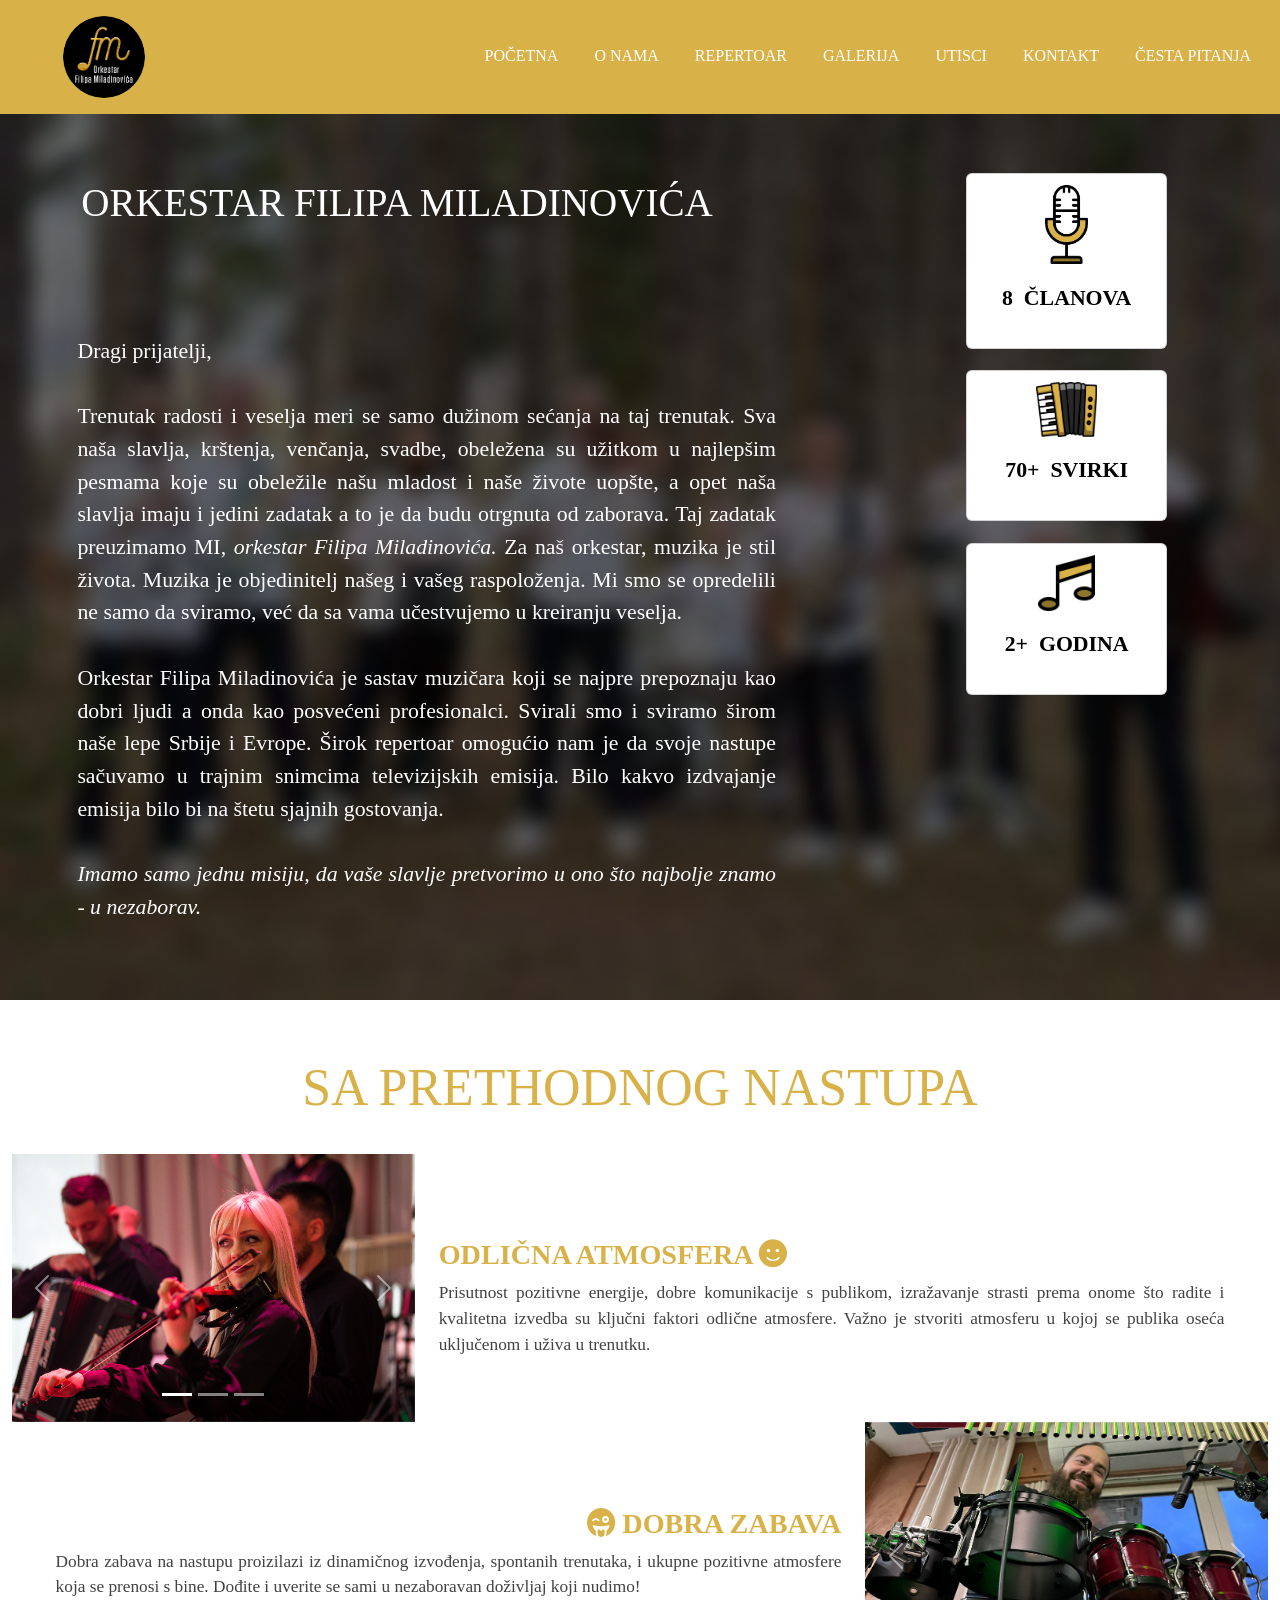
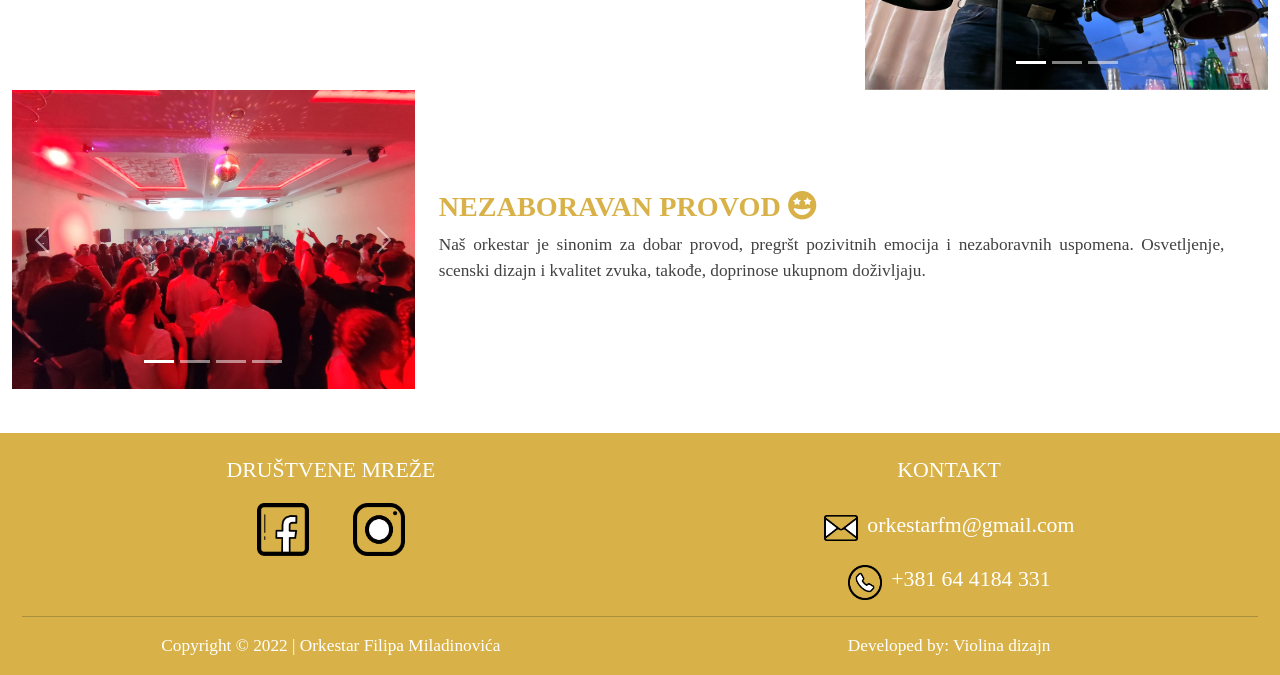
<file: index.html>
<!DOCTYPE html>
<html lang="sr">

<head>
    <meta charset="UTF-8">
    <meta http-equiv="X-UA-Compatible" content="IE=edge">
    <meta name="viewport" content="width=device-width, initial-scale=1.0">
    <script src="https://cdn.jsdelivr.net/npm/bootstrap@5.0.2/dist/js/bootstrap.bundle.min.js"
        integrity="sha384-MrcW6ZMFYlzcLA8Nl+NtUVF0sA7MsXsP1UyJoMp4YLEuNSfAP+JcXn/tWtIaxVXM"
        crossorigin="anonymous"></script>
    <script src="https://code.jquery.com/jquery-3.2.1.slim.min.js"
        integrity="sha384-KJ3o2DKtIkvYIK3UENzmM7KCkRr/rE9/Qpg6aAZGJwFDMVNA/GpGFF93hXpG5KkN"
        crossorigin="anonymous"></script>
    <link href="https://cdn.jsdelivr.net/npm/bootstrap@5.1.3/dist/css/bootstrap.min.css" rel="stylesheet">
    <link rel="stylesheet" href="https://cdnjs.cloudflare.com/ajax/libs/font-awesome/6.1.2/css/all.min.css">
    <link rel="preload" as="font" href="https://fonts.googleapis.com/css2?family=Libre+Baskerville&display=swap"
        type="font/woff2" crossorigin="anonymous">
    <title>Orkestar Filipa Miladinovića</title>
    <link rel="icon" href="img/Logo.ico">
    <link rel="stylesheet" href="style.css">
    <link rel="stylesheet" href="style_header.css">
    <link rel="stylesheet" href="style_footer.css">
    <script src="effects.js"></script>
</head>

<body onload="load()">
    <div class="container-fluid">

        <!-- HEADER -->
        <header>
            <nav class="navbar navbar-expand-lg">
                <a class="navbar-brand" href="#">
                    <img src="img/Logo.png" class="logo-img" alt="Logo" />
                </a>
                <button class="navbar-toggler" type="button" data-bs-toggle="collapse"
                    data-bs-target="#navbarSupportedContent" aria-controls="navbarSupportedContent"
                    aria-expanded="false" aria-label="Toggle navigation">
                    <img src="img/menu.png" alt="Menu" class="menu-icon" />
                </button>
                <div class="collapse navbar-collapse" id="navbarSupportedContent">
                    <ul class="navbar-nav">
                        <li class="nav-item">
                            <a class="nav-link" href="#" onmouseover="UnderlineLink('navbarLink1')"
                                onmouseleave="DeleteUnderlineLink('navbarLink1')">
                                POČETNA
                                <div class="underline-link" id="navbarLink1"></div>
                            </a>
                        </li>
                        <li class="nav-item">
                            <a class="nav-link" href="o_nama.html" onmouseover="UnderlineLink('navbarLink2')"
                                onmouseleave="DeleteUnderlineLink('navbarLink2')">
                                O NAMA
                                <div class="underline-link" id="navbarLink2"></div>
                            </a>
                        </li>
                        <li class="nav-item">
                            <a class="nav-link" href="repertoar.html" onmouseover="UnderlineLink('navbarLink3')"
                                onmouseleave="DeleteUnderlineLink('navbarLink3')">
                                REPERTOAR
                                <div class="underline-link" id="navbarLink3"></div>
                            </a>
                        </li>
                        <li class="nav-item">
                            <a class="nav-link" href="galerija.html" onmouseover="UnderlineLink('navbarLink4')"
                                onmouseleave="DeleteUnderlineLink('navbarLink4')">
                                GALERIJA
                                <div class="underline-link" id="navbarLink4"></div>
                            </a>
                        </li>
                        <li class="nav-item">
                            <a class="nav-link" href="utisci.html" onmouseover="UnderlineLink('navbarLink5')"
                                onmouseleave="DeleteUnderlineLink('navbarLink5')">
                                UTISCI
                                <div class="underline-link" id="navbarLink5"></div>
                            </a>
                        </li>
                        <li class="nav-item">
                            <a class="nav-link" href="kontakt.html" onmouseover="UnderlineLink('navbarLink6')"
                                onmouseleave="DeleteUnderlineLink('navbarLink6')">
                                KONTAKT
                                <div class="underline-link" id="navbarLink6"></div>
                            </a>
                        </li>
                        <li class="nav-item">
                            <a class="nav-link" href="cesta_pitanja.html" onmouseover="UnderlineLink('navbarLink7')"
                                onmouseleave="DeleteUnderlineLink('navbarLink7')">
                                ČESTA PITANJA
                                <div class="underline-link" id="navbarLink7"></div>
                            </a>
                        </li>
                    </ul>
                </div>
            </nav>
        </header>
        <!-- END OF HEADER! -->
        <div class="hero-image">
            <div class="row pt-3">
                <div class="col-8">

                    <h1>ORKESTAR FILIPA MILADINOVIĆA</h1>

                    <p class="description">
                        Dragi prijatelji, <br /><br />
                        Trenutak radosti i veselja meri se samo dužinom sećanja na taj trenutak. Sva naša slavlja,
                        krštenja, venčanja, svadbe, obeležena su užitkom u najlepšim pesmama koje su obeležile našu
                        mladost i naše živote uopšte, a opet naša slavlja imaju i jedini zadatak a to je da budu
                        otrgnuta od zaborava. Taj zadatak preuzimamo MI, <i>orkestar Filipa Miladinovića.</i> Za naš
                        orkestar, muzika je stil života. Muzika je objedinitelj našeg i vašeg raspoloženja. Mi smo se
                        opredelili ne samo da sviramo, već da sa vama učestvujemo u kreiranju veselja. <br /><br />
                        Orkestar Filipa Miladinovića je sastav muzičara koji se najpre prepoznaju kao dobri ljudi a onda
                        kao posvećeni profesionalci. Svirali smo i sviramo širom naše lepe Srbije i Evrope. Širok
                        repertoar omogućio nam je da svoje nastupe sačuvamo u trajnim snimcima televizijskih emisija.
                        Bilo kakvo izdvajanje emisija bilo bi na štetu sjajnih gostovanja. <br /><br />
                        <i>Imamo samo jednu misiju, da vaše slavlje pretvorimo u ono što najbolje znamo - u
                            nezaborav.</i>
                    </p>

                </div>
                <div class="col-4">

                    <div class="card-container">

                        <a href="o_nama.html">
                            <div class="card">
                                <img src="img/card-img1.png" alt="Zabava" class="card-image card-image1" />
                                <p class="card-description">
                                    <span id="counter1">0</span> ČLANOVA
                                </p>
                                <span class="card-description"></span>
                            </div>
                        </a>

                        <div class="card">
                            <img src="img/card-img2.png" alt="Zabava" class="card-image card-image2" />
                            <p class="card-description">
                                <span id="counter2">0</span> SVIRKI
                            </p>
                            <span class="card-description"></span>
                        </div>

                        <div class="card card2">
                            <img src="img/card-img3.png" alt="Zabava" class="card-image card-image3" />
                            <p class="card-description">
                                <span id="counter3">0</span> GODINA
                            </p>
                            <span class="card-description"></span>
                        </div>

                    </div>
                </div>
            </div>
        </div>

        <h2>SA PRETHODNOG NASTUPA</h2>

        <div class="row">
            <div class="col-sm-4">

                <div class="carousel-container">
                    <div id="carouselExampleIndicators1" class="carousel slide" data-bs-ride="true">
                        <div class="carousel-indicators">
                            <button type="button" data-bs-target="#carouselExampleIndicators1" data-bs-slide-to="0"
                                class="active" aria-current="true" aria-label="Slide 1"></button>
                            <button type="button" data-bs-target="#carouselExampleIndicators1" data-bs-slide-to="1"
                                aria-label="Slide 2"></button>
                            <button type="button" data-bs-target="#carouselExampleIndicators1" data-bs-slide-to="2"
                                aria-label="Slide 3"></button>
                        </div>
                        <div class="carousel-inner">
                            <div class="carousel-item active">
                                <img src="img/spn11.jpg" class="carousel-image" alt="Slika 1">
                            </div>
                            <div class="carousel-item">
                                <img src="img/spn12.jpg" class="carousel-image" alt="Slika 2">
                            </div>
                            <div class="carousel-item">
                                <img src="img/spn13.jpg" class="carousel-image" alt="Slika 3">
                            </div>
                        </div>
                        <button class="carousel-control-prev" type="button" data-bs-target="#carouselExampleIndicators1"
                            data-bs-slide="prev">
                            <span class="carousel-control-prev-icon" aria-hidden="true"></span>
                            <span class="visually-hidden">Previous</span>
                        </button>
                        <button class="carousel-control-next" type="button" data-bs-target="#carouselExampleIndicators1"
                            data-bs-slide="next">
                            <span class="carousel-control-next-icon" aria-hidden="true"></span>
                            <span class="visually-hidden">Next</span>
                        </button>
                    </div>
                </div>
            </div>

            <div class="col-sm-8">

                <div class="news-container">
                    <h3 class="mt-3">ODLIČNA ATMOSFERA <i class="fas fa-smile"> </i></h3>
                    <p class="news-description">Prisutnost pozitivne energije, dobre komunikacije s publikom, izražavanje strasti prema onome što radite i kvalitetna izvedba su ključni faktori odlične atmosfere. Važno je stvoriti atmosferu u kojoj se publika oseća uključenom i uživa u trenutku. </p>
                </div>

            </div>
        </div>
        <div class="row">
            <div class="col-sm-8">

                <div class="news-container switch-before">
                    <h3 class="news-container-middle mt-3"><i class="fas fa-grin-tongue-wink"></i> DOBRA ZABAVA</h3>
                    <p class="news-description news-container-middle">Dobra zabava na nastupu proizilazi iz dinamičnog izvođenja, spontanih trenutaka, i ukupne pozitivne atmosfere koja se prenosi s bine. Dođite i uverite se sami u nezaboravan doživljaj koji nudimo!</p>
                </div>

                <!-- VISIBLE WHEN SM (CAROUSEL)-->
                <div class="carousel-container switch-after">
                    <div id="carouselExampleIndicators21" class="carousel slide" data-bs-ride="true">
                        <div class="carousel-indicators">
                            <button type="button" data-bs-target="#carouselExampleIndicators21" data-bs-slide-to="0"
                                class="active" aria-current="true" aria-label="Slide 1"></button>
                            <button type="button" data-bs-target="#carouselExampleIndicators21" data-bs-slide-to="1"
                                aria-label="Slide 2"></button>
                            <button type="button" data-bs-target="#carouselExampleIndicators21" data-bs-slide-to="2"
                                aria-label="Slide 3"></button>
                        </div>
                        <div class="carousel-inner">
                            <div class="carousel-item active">
                                <img src="img/spn21.jpg" class="carousel-image" alt="Slika 1" />
                            </div>
                            <div class="carousel-item">
                                <img src="img/spn22.jpg" class="carousel-image" alt="Slika 2" />
                            </div>
                            <div class="carousel-item">
                                <img src="img/spn23.jpg" class="carousel-image" alt="Slika 3" />
                            </div>
                        </div>
                        <button class="carousel-control-prev" type="button"
                            data-bs-target="#carouselExampleIndicators21" data-bs-slide="prev">
                            <span class="carousel-control-prev-icon" aria-hidden="true"></span>
                            <span class="visually-hidden">Previous</span>
                        </button>
                        <button class="carousel-control-next" type="button"
                            data-bs-target="#carouselExampleIndicators21" data-bs-slide="next">
                            <span class="carousel-control-next-icon" aria-hidden="true"></span>
                            <span class="visually-hidden">Next</span>
                        </button>
                    </div>
                </div>
                <!--END OF DIV-->

            </div>
            <div class="col-sm-4">

                <div class="carousel-container switch-before">
                    <div id="carouselExampleIndicators2" class="carousel slide" data-bs-ride="true">
                        <div class="carousel-indicators">
                            <button type="button" data-bs-target="#carouselExampleIndicators2" data-bs-slide-to="0"
                                class="active" aria-current="true" aria-label="Slide 1"></button>
                            <button type="button" data-bs-target="#carouselExampleIndicators2" data-bs-slide-to="1"
                                aria-label="Slide 2"></button>
                            <button type="button" data-bs-target="#carouselExampleIndicators2" data-bs-slide-to="2"
                                aria-label="Slide 3"></button>
                        </div>
                        <div class="carousel-inner">
                            <div class="carousel-item active">
                                <img src="img/spn21.jpg" class="carousel-image" alt="Slika 1" />
                            </div>
                            <div class="carousel-item">
                                <img src="img/spn22.jpg" class="carousel-image" alt="Slika 2" />
                            </div>
                            <div class="carousel-item">
                                <img src="img/spn23.jpg" class="carousel-image" alt="Slika 3" />
                            </div>
                        </div>
                        <button class="carousel-control-prev" type="button" data-bs-target="#carouselExampleIndicators2"
                            data-bs-slide="prev">
                            <span class="carousel-control-prev-icon" aria-hidden="true"></span>
                            <span class="visually-hidden">Previous</span>
                        </button>
                        <button class="carousel-control-next" type="button" data-bs-target="#carouselExampleIndicators2"
                            data-bs-slide="next">
                            <span class="carousel-control-next-icon" aria-hidden="true"></span>
                            <span class="visually-hidden">Next</span>
                        </button>
                    </div>
                </div>

                <!-- VISIBLE WHEN SM (TEXT)-->
                <div class="news-container switch-after">
                    <h3 class="news-container-middle mt-3">DOBRA ZABAVA <i class="fas fa-grin-tongue-wink"></i></h3>
                    <p class="news-description news-container-middle">Dobra zabava na nastupu proizilazi iz dinamičnog izvođenja , spontanih trenutaka, i ukupne pozitivne atmosfere koja se prenosi s bine. Dođite i uverite se sami u nezaboravan doživljaj koji nudimo!</p>
                </div>
                <!--END OF TEXT-->

            </div>
        </div>

        <div class="row">
            <div class="col-sm-4">

                <div class="carousel-container">
                    <div id="carouselExampleIndicators3" class="carousel slide" data-bs-ride="true">
                        <div class="carousel-indicators">
                            <button type="button" data-bs-target="#carouselExampleIndicators3" data-bs-slide-to="0"
                                class="active" aria-current="true" aria-label="Slide 1"></button>
                            <button type="button" data-bs-target="#carouselExampleIndicators3" data-bs-slide-to="1"
                                aria-label="Slide 2"></button>
                            <button type="button" data-bs-target="#carouselExampleIndicators3" data-bs-slide-to="2"
                                aria-label="Slide 3"></button>
                            <button type="button" data-bs-target="#carouselExampleIndicators4" data-bs-slide-to="3"
                                aria-label="Slide 4"></button>
                        </div>
                        <div class="carousel-inner">
                            <div class="carousel-item active">
                                <img src="img/spn31.jpg" class="carousel-image" alt="Slika 1" />
                            </div>
                            <div class="carousel-item">
                                <img src="img/spn32.jpg" class="carousel-image" alt="Slika 2" />
                            </div>
                            <div class="carousel-item">
                                <img src="img/spn33.jpg" class="carousel-image" alt="Slika 3" />
                            </div>
                            <div class="carousel-item">
                                <img src="img/spn34.jpg" class="carousel-image" alt="Slika 4" />
                            </div>
                        </div>
                        <button class="carousel-control-prev" type="button" data-bs-target="#carouselExampleIndicators3"
                            data-bs-slide="prev">
                            <span class="carousel-control-prev-icon" aria-hidden="true"></span>
                            <span class="visually-hidden">Previous</span>
                        </button>
                        <button class="carousel-control-next" type="button" data-bs-target="#carouselExampleIndicators3"
                            data-bs-slide="next">
                            <span class="carousel-control-next-icon" aria-hidden="true"></span>
                            <span class="visually-hidden">Next</span>
                        </button>
                    </div>
                </div>

            </div>
            <div class="col-sm-8">

                <div class="news-container">
                    <h3 class="mt-3">NEZABORAVAN PROVOD <i class="fas fa-grin-stars"></i></h3>
                    <p class="news-description">Naš orkestar je sinonim za dobar provod, pregršt pozivitnih emocija i nezaboravnih uspomena. Osvetljenje, scenski dizajn i kvalitet zvuka, takođe, doprinose ukupnom doživljaju.</p>
                </div>

            </div>
        </div>
    </div>


    <!-- FOOTER! -->

    <footer>

        <div class="row">

            <div class="col-md-6 col-6">

                <p class="footer-text2">DRUŠTVENE MREŽE</p>
                <div class="icons-holder">
                    <a href="https://www.facebook.com/people/Orkestar-Filipa-Miladinovica/100063084439123"
                        target="_blank" class="footer-social"><img src="img/facebook.png" alt="Facebook"
                            class="footer-icons" /></a>
                    <a href="https://www.instagram.com/orkestarfilipamiladinovica/" target="_blank"
                        class="footer-social"><img src="img/instagram.png" alt="Instagram" class="footer-icons" /></a>
                </div>

            </div>

            <div class="col-md-6 col-6">

                <p class="footer-text2">KONTAKT</p>
                <div class="contact-holder">
                    <img src="img/mail.png" alt="Mail" class="footer-image2" />
                    <a class="footer-text21"
                        href="mailto:orkestarfm@gmail.com">orkestarfm@gmail.com</a>
                </div>
                <div class="contact-holder">
                    <img src="img/telephone.png" alt="Mail" class="footer-image2" />
                    <a class="footer-text21" href="tel:+381644184331">+381 64 4184 331</a>
                </div>

            </div>

        </div>
        <hr />
        <div class="row">
            <div class="col-6">
                <p class="footer-text3">Copyright © 2022 | Orkestar Filipa Miladinovića</p>
            </div>
            <div class="col-6">
                <p class="footer-text3">Developed by:<a> Violina dizajn</a></p>
            </div>
        </div>
    </footer>

    <!-- END OF FOOTER! -->

    </div>
</body>

</html>
</file>
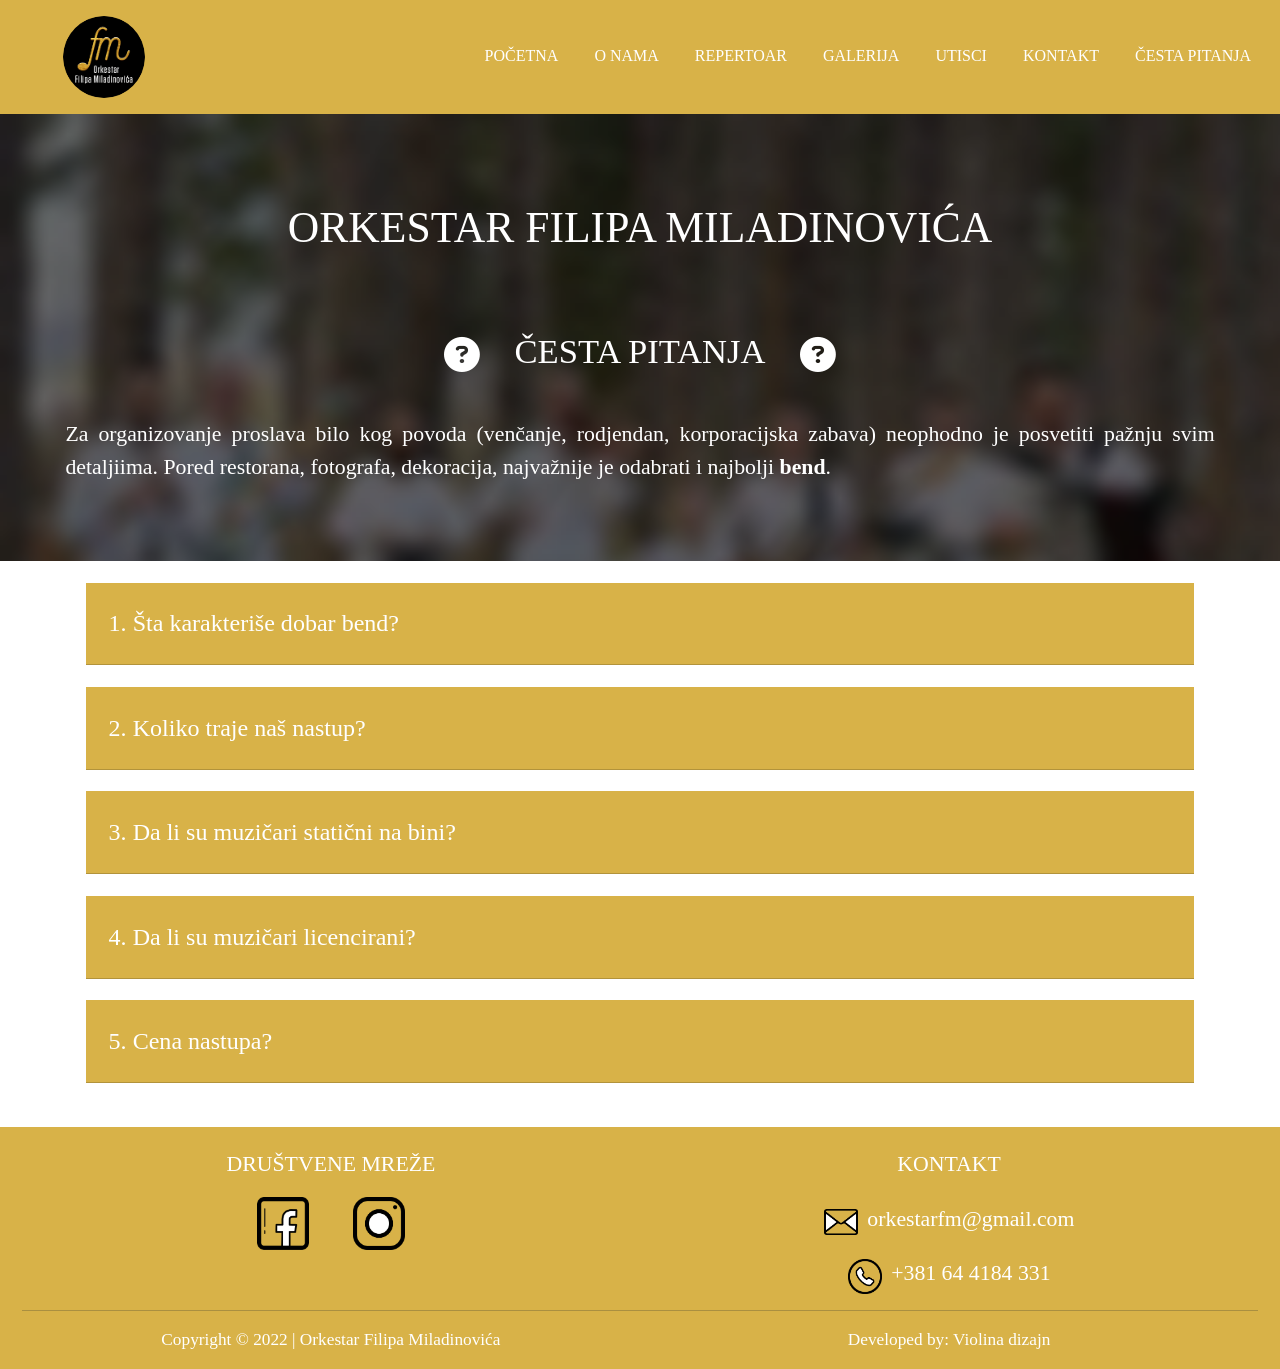
<file: cesta_pitanja.html>
<!DOCTYPE html>
<html lang="sr">

<head>
    <meta charset="UTF-8">
    <meta http-equiv="X-UA-Compatible" content="IE=edge">
    <meta name="viewport" content="width=device-width, initial-scale=1.0">
    <script src="https://cdn.jsdelivr.net/npm/bootstrap@5.0.2/dist/js/bootstrap.bundle.min.js"
        integrity="sha384-MrcW6ZMFYlzcLA8Nl+NtUVF0sA7MsXsP1UyJoMp4YLEuNSfAP+JcXn/tWtIaxVXM"
        crossorigin="anonymous"></script>
    <script src="https://code.jquery.com/jquery-3.2.1.slim.min.js"
        integrity="sha384-KJ3o2DKtIkvYIK3UENzmM7KCkRr/rE9/Qpg6aAZGJwFDMVNA/GpGFF93hXpG5KkN"
        crossorigin="anonymous"></script>
        <script src="https://stackpath.bootstrapcdn.com/bootstrap/4.4.1/js/bootstrap.min.js"
        integrity="sha384-wfSDF2E50Y2D1uUdj0O3uMBJnjuUD4Ih7YwaYd1iqfktj0Uod8GCExl3Og8ifwB6"
        crossorigin="anonymous"></script>
    <link href="https://cdn.jsdelivr.net/npm/bootstrap@5.1.3/dist/css/bootstrap.min.css" rel="stylesheet">
    <link rel="stylesheet" href="https://cdnjs.cloudflare.com/ajax/libs/font-awesome/6.1.2/css/all.min.css">
    <link rel="preload" as="font" href="https://fonts.googleapis.com/css2?family=Libre+Baskerville&display=swap" type="font/woff2" crossorigin="anonymous">
    <title>Česta pitanja - Orkestar Filipa Miladinovića</title>
    <link rel="icon" href="img/Logo.ico">
    <link rel="stylesheet" href="style_header.css">
    <link rel="stylesheet" href="style_footer.css">
    <link rel="stylesheet" href="style_cesta_pitanja.css">
    <script src="effects.js"></script>
</head>

<body>
    <div class="container-fluid">
        <!-- HEADER -->
        <header>
            <nav class="navbar navbar-expand-lg">
                <a class="navbar-brand" href="#">
                    <img src="img/Logo.png" class="logo-img" alt="Logo">
                </a>
                <button class="navbar-toggler" type="button" data-bs-toggle="collapse"
                    data-bs-target="#navbarSupportedContent" aria-controls="navbarSupportedContent"
                    aria-expanded="false" aria-label="Toggle navigation">
                    <img src="img/menu.png" alt="Menu" class="menu-icon" />
                </button>
                <div class="collapse navbar-collapse" id="navbarSupportedContent">
                    <ul class="navbar-nav">
                        <li class="nav-item">
                            <a class="nav-link" href="index.html" onmouseover="UnderlineLink('navbarLink1')"
                                onmouseleave="DeleteUnderlineLink('navbarLink1')">
                                POČETNA
                                <div class="underline-link" id="navbarLink1"></div>
                            </a>
                        </li>
                        <li class="nav-item">
                            <a class="nav-link" href="o_nama.html" onmouseover="UnderlineLink('navbarLink2')"
                                onmouseleave="DeleteUnderlineLink('navbarLink2')">
                                O NAMA
                                <div class="underline-link" id="navbarLink2"></div>
                            </a>
                        </li>
                        <li class="nav-item">
                            <a class="nav-link" href="repertoar.html" onmouseover="UnderlineLink('navbarLink3')"
                                onmouseleave="DeleteUnderlineLink('navbarLink3')">
                                REPERTOAR
                                <div class="underline-link" id="navbarLink3"></div>
                            </a>
                        </li>
                        <li class="nav-item">
                            <a class="nav-link" href="galerija.html" onmouseover="UnderlineLink('navbarLink4')"
                                onmouseleave="DeleteUnderlineLink('navbarLink4')">
                                GALERIJA
                                <div class="underline-link" id="navbarLink4"></div>
                            </a>
                        </li>
                        <li class="nav-item">
                            <a class="nav-link" href="utisci.html" onmouseover="UnderlineLink('navbarLink5')"
                                onmouseleave="DeleteUnderlineLink('navbarLink5')">
                                UTISCI
                                <div class="underline-link" id="navbarLink5"></div>
                            </a>
                        </li>
                        <li class="nav-item">
                            <a class="nav-link" href="kontakt.html" onmouseover="UnderlineLink('navbarLink6')"
                                onmouseleave="DeleteUnderlineLink('navbarLink6')">
                                KONTAKT
                                <div class="underline-link" id="navbarLink6"></div>
                            </a>
                        </li>
                        <li class="nav-item">
                            <a class="nav-link" href="#" onmouseover="UnderlineLink('navbarLink7')"
                                onmouseleave="DeleteUnderlineLink('navbarLink7')">
                                ČESTA PITANJA
                                <div class="underline-link" id="navbarLink7"></div>
                            </a>
                        </li>
                    </ul>
                </div>
            </nav>
        </header>
        <!-- END OF HEADER! -->

        <div class="hero-image">

            <h1>ORKESTAR FILIPA MILADINOVIĆA</h1>

            <div class="header-holder">
                <i class="fa fa-question-circle"></i>
                <h2>ČESTA PITANJA</h2>
                <i class="fa fa-question-circle"></i>
            </div>
            <p class="description">
                Za organizovanje proslava bilo kog povoda (venčanje, rodjendan, korporacijska zabava) neophodno je posvetiti pažnju svim detaljiima. Pored restorana, fotografa, dekoracija, najvažnije je odabrati i najbolji <b>bend</b>.
            </p>
        </div>

        <div id="accordion">
            <div class="card">
                <div class="card-header" id="headingOne">
                    <h5 class="mb-0">
                        <button class="btn btn-link collapsed button-collapse" data-toggle="collapse"
                            data-target="#collapseOne" aria-expanded="false" aria-controls="collapseOne">
                            1. Šta karakteriše dobar bend?
                        </button>
                    </h5>
                </div>

                <div id="collapseOne" class="collapse" aria-labelledby="headingOne">
                    <div class="card-body">
                        <p class="answer-text">Dobar orkestar karakteriše usklađenost, prezicnost i harmonija između različitih instrumenata. Takođe, raznolikost repertoara (<i>domaći i strani</i>), aranžmani, iskustvo muzičara i profesionalna oprema  doprinose kvalitetu orkestarskog izvođenja. Posebno značajno za naš orkestar jesu članovi koji su muzički obrazovani. Sposobnost orkestra da prenese širok spektar emocija i da oduševi publiku dodatno doprinosi njegovom kvalitetu. 
                        </p>
                    </div>
                </div>
            </div>
            <div class="card">
                <div class="card-header" id="headingTwo">
                    <h5 class="mb-0">
                        <button class="btn btn-link collapsed button-collapse" data-toggle="collapse"
                            data-target="#collapseTwo" aria-expanded="false" aria-controls="collapseTwo">
                            2. Koliko traje naš nastup?
                        </button>
                    </h5>
                </div>
                <div id="collapseTwo" class="collapse" aria-labelledby="headingTwo">
                    <div class="card-body">
                        <p class="answer-text">Najčešće trajanje našeg nastupa je oko 8h, s mogućnošću produženja van ugovorene satnice, sve u cilju vesele atmosfere i trenutaka koji se pamte! Važno je napomenuti da orkestar pravi samo jednu <i>pauzu</i> u trajanju od 20 minuta u toku fotografisanja. 
                        </p>
                    </div>
                </div>
            </div>
            <div class="card">
                <div class="card-header" id="headingThree">
                    <h5 class="mb-0">
                        <button class="btn btn-link collapsed button-collapse" data-toggle="collapse"
                            data-target="#collapseThree" aria-expanded="false" aria-controls="collapseThree">
                            3. Da li su muzičari statični na bini?
                        </button>
                    </h5>
                </div>
                <div id="collapseThree" class="collapse" aria-labelledby="headingThree">
                    <div class="card-body">
                        <p class="answer-text">Na našim video snimcima možete se uveriti da je većina članova Orkestra Filipa Miladinovića od prvog do zadnjeg trenutka na podijumu za igru, priredjujući pravi muzički spektakl. 
                        </p>
                    </div>
                </div>
            </div>
            <div class="card">
                <div class="card-header" id="headingFour">
                    <h5 class="mb-0">
                        <button class="btn btn-link collapsed button-collapse" data-toggle="collapse"
                            data-target="#collapseFour" aria-expanded="false" aria-controls="collapseFour">
                            4. Da li su muzičari licencirani?
                        </button>
                    </h5>
                </div>
                <div id="collapseFour" class="collapse" aria-labelledby="headingFour">
                    <div class="card-body">
                        <p class="answer-text">Svi članovi našeg orkestra poseduju važeće licence za rad, koje su preduslov za sklapanje ugovora o izvodjačkom radu. 
                        </p>
                    </div>
                </div>
            </div>
            <div class="card">
                <div class="card-header" id="headingFive">
                    <h5 class="mb-0">
                        <button class="btn btn-link collapsed button-collapse" data-toggle="collapse"
                            data-target="#collapseFive" aria-expanded="false" aria-controls="collapseFive">
                            5. Cena nastupa?
                        </button>
                    </h5>
                </div>
                <div id="collapseFive" class="collapse" aria-labelledby="headingFive">
                    <div class="card-body">
                        <p class="answer-text">Na cenu utiče više faktora. Svakako su to: <i>datum</i> (sezonski mesec, radni dan ili vikend), <i>mesto</i>,  <i>vrsta programa</i>, (programska, poluprogramska, naručivanje), <i>specifični zahtevi</i> (gostovanje nekog pevača i sl.) i <i>ostalo.</i> <br />
                        Orkestar Filipa Miladinovića je opredeljen za <i>programsku</i> muziku, odnosno izvodjenje unapred dogovorenog repertoara. Za više informacija o ceni slobodno nas kontaktirajte telefonom ili putem društvenih mreža.
                        </p>
                    </div>
                </div>
            </div>
        </div>

        <!-- FOOTER! -->

        <footer>
            <div class="row">

                <div class="col-md-6 col-6">
                    <p class="footer-text2">DRUŠTVENE MREŽE</p>
                    <div class="icons-holder">
                        <a href="https://www.facebook.com/people/Orkestar-Filipa-Miladinovica/100063084439123"
                            target="_blank" class="footer-social"><img src="img/facebook.png" alt="Facebook"
                                class="footer-icons" /></a>
                        <a href="https://www.instagram.com/orkestarfilipamiladinovica/" target="_blank"
                            class="footer-social"><img src="img/instagram.png" alt="Instagram"
                                class="footer-icons" /></a>
                    </div>
                </div>

                <div class="col-md-6 col-6">
                    <p class="footer-text2">KONTAKT</p>
                    <div class="contact-holder">
                        <img src="img/mail.png" alt="Mail" class="footer-image2" />
                        <a class="footer-text21"
                            href="mailto:orkestarfm@gmail.com">orkestarfm@gmail.com</a>
                    </div>
                    <div class="contact-holder">
                        <img src="img/telephone.png" alt="Mail" class="footer-image2" />
                        <a class="footer-text21" href="tel:+381644184331">+381 64 4184 331</a>
                    </div>
                </div>

            </div>
            <hr />
            <div class="row">
                <div class="col-6">
                    <p class="footer-text3">Copyright © 2022 | Orkestar Filipa Miladinovića</p>
                </div>
                <div class="col-6">
                    <p class="footer-text3">Developed by:<a> Violina dizajn</a></p>
                </div>
            </div>
        </footer>

        <!-- END OF FOOTER! -->

    </div>
</body>

</html>
</file>
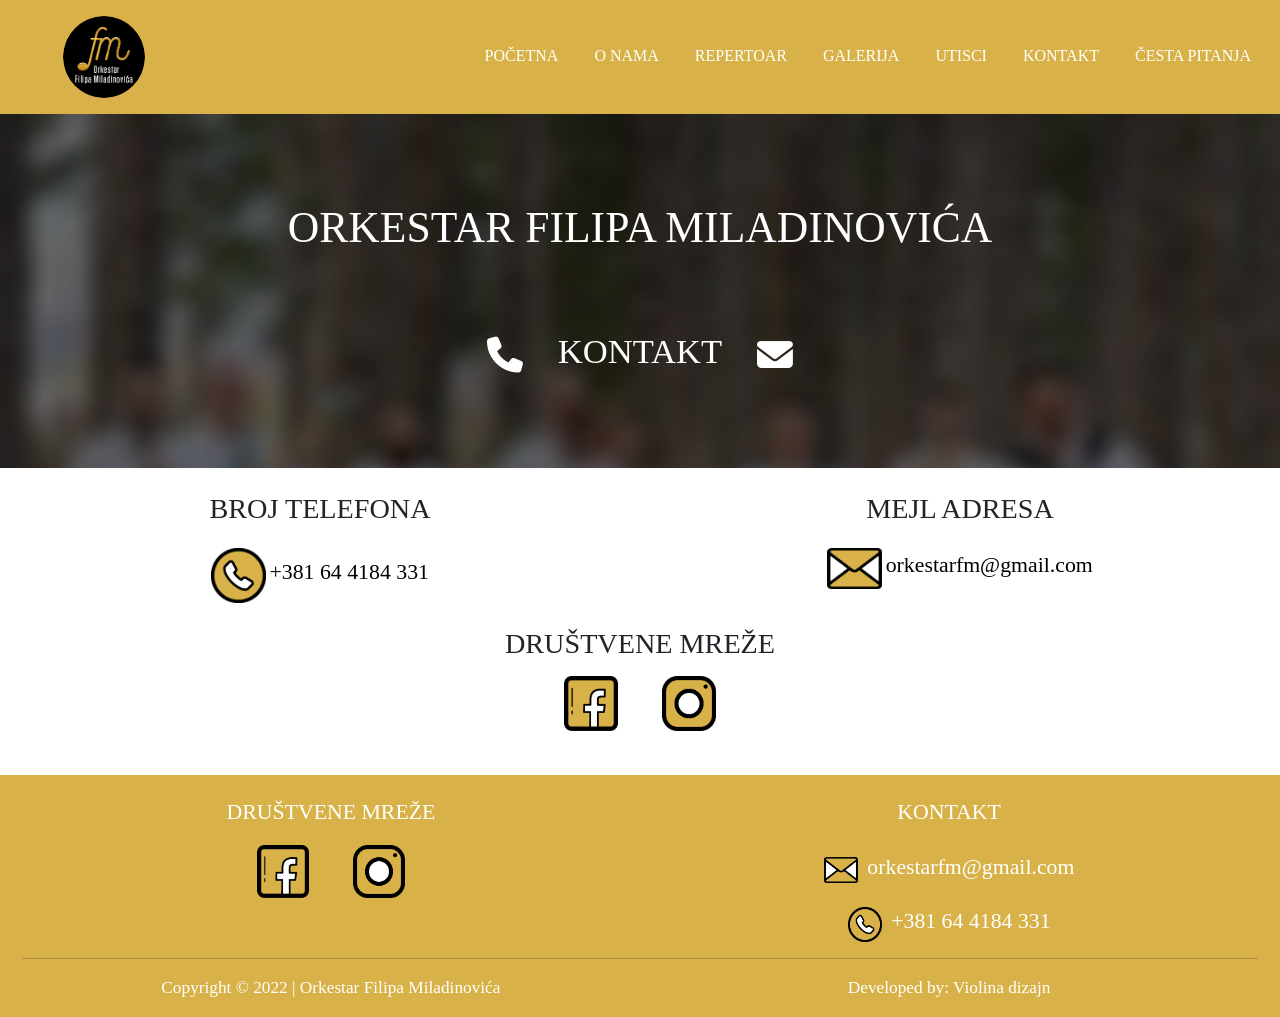
<file: kontakt.html>
<!DOCTYPE html>
<html lang="sr">

<head>
    <meta charset="UTF-8">
    <meta http-equiv="X-UA-Compatible" content="IE=edge">
    <meta name="viewport" content="width=device-width, initial-scale=1.0">
    <script src="https://cdn.jsdelivr.net/npm/bootstrap@5.0.2/dist/js/bootstrap.bundle.min.js"
        integrity="sha384-MrcW6ZMFYlzcLA8Nl+NtUVF0sA7MsXsP1UyJoMp4YLEuNSfAP+JcXn/tWtIaxVXM"
        crossorigin="anonymous"></script>
    <script src="https://code.jquery.com/jquery-3.2.1.slim.min.js"
        integrity="sha384-KJ3o2DKtIkvYIK3UENzmM7KCkRr/rE9/Qpg6aAZGJwFDMVNA/GpGFF93hXpG5KkN"
        crossorigin="anonymous"></script>
    <link href="https://cdn.jsdelivr.net/npm/bootstrap@5.1.3/dist/css/bootstrap.min.css" rel="stylesheet">
    <link rel="stylesheet" href="https://cdnjs.cloudflare.com/ajax/libs/font-awesome/6.1.2/css/all.min.css">
    <link rel="preload" as="font" href="https://fonts.googleapis.com/css2?family=Libre+Baskerville&display=swap" type="font/woff2" crossorigin="anonymous">
    <title>Kontakt - Orkestar Filipa Miladinovića</title>
    <link rel="icon" href="img/Logo.ico">
    <link rel="stylesheet" href="style_header.css">
    <link rel="stylesheet" href="style_footer.css">
    <link rel="stylesheet" href="style_kontakt.css">
    <script src="effects.js"></script>
</head>

<body>
    <div class="container-fluid">
        <!-- HEADER -->
        <header>
            <nav class="navbar navbar-expand-lg">
                <a class="navbar-brand" href="#">
                    <img src="img/Logo.png" class="logo-img" alt="Logo">
                </a>
                <button class="navbar-toggler" type="button" data-bs-toggle="collapse"
                    data-bs-target="#navbarSupportedContent" aria-controls="navbarSupportedContent"
                    aria-expanded="false" aria-label="Toggle navigation">
                    <img src="img/menu.png" alt="Menu" class="menu-icon" />
                </button>
                <div class="collapse navbar-collapse" id="navbarSupportedContent">
                    <ul class="navbar-nav">
                        <li class="nav-item">
                            <a class="nav-link" href="index.html" onmouseover="UnderlineLink('navbarLink1')"
                                onmouseleave="DeleteUnderlineLink('navbarLink1')">
                                POČETNA
                                <div class="underline-link" id="navbarLink1"></div>
                            </a>
                        </li>
                        <li class="nav-item">
                            <a class="nav-link" href="o_nama.html" onmouseover="UnderlineLink('navbarLink2')"
                                onmouseleave="DeleteUnderlineLink('navbarLink2')">
                                O NAMA
                                <div class="underline-link" id="navbarLink2"></div>
                            </a>
                        </li>
                        <li class="nav-item">
                            <a class="nav-link" href="repertoar.html" onmouseover="UnderlineLink('navbarLink3')"
                                onmouseleave="DeleteUnderlineLink('navbarLink3')">
                                REPERTOAR
                                <div class="underline-link" id="navbarLink3"></div>
                            </a>
                        </li>
                        <li class="nav-item">
                            <a class="nav-link" href="galerija.html" onmouseover="UnderlineLink('navbarLink4')"
                                onmouseleave="DeleteUnderlineLink('navbarLink4')">
                                GALERIJA
                                <div class="underline-link" id="navbarLink4"></div>
                            </a>
                        </li>
                        <li class="nav-item">
                            <a class="nav-link" href="utisci.html" onmouseover="UnderlineLink('navbarLink5')"
                                onmouseleave="DeleteUnderlineLink('navbarLink5')">
                                UTISCI
                                <div class="underline-link" id="navbarLink5"></div>
                            </a>
                        </li>
                        <li class="nav-item">
                            <a class="nav-link" href="#" onmouseover="UnderlineLink('navbarLink6')"
                                onmouseleave="DeleteUnderlineLink('navbarLink6')">
                                KONTAKT
                                <div class="underline-link" id="navbarLink6"></div>
                            </a>
                        </li>
                        <li class="nav-item">
                            <a class="nav-link" href="cesta_pitanja.html" onmouseover="UnderlineLink('navbarLink7')"
                                onmouseleave="DeleteUnderlineLink('navbarLink7')">
                                ČESTA PITANJA
                                <div class="underline-link" id="navbarLink7"></div>
                            </a>
                        </li>
                    </ul>
                </div>
            </nav>
        </header>
        <!-- END OF HEADER! -->

        <div class="hero-image">

            <h1>ORKESTAR FILIPA MILADINOVIĆA</h1>

            <div class="header-holder">
                <i class="fas fa-phone"></i>
                <h2>KONTAKT</h2>
                <i class="fas fa-envelope"></i>
            </div>

        </div>

        <div class="row">
            <div class="col-sm-6 mt-4">
                <h3>BROJ TELEFONA</h3>
                <div class="contact-holder">
                    <img src="img/telephone.png" alt="Telefon" class="contact-image" />
                    <a class="contact-text" href="tel:+381644184331">+381 64 4184 331</a>
                </div>
            </div>
            <div class="col-sm-6 mt-4">
                <h3>MEJL ADRESA</h3>
                <div class="contact-holder">
                    <img src="img/mail.png" alt="Mejl" class="contact-image" />
                    <a class="contact-text"
                        href="mailto:orkestarfm@gmail.com">orkestarfm@gmail.com</a>
                </div>
            </div>
        </div>
        <div class="row mt-4">
            <h3>DRUŠTVENE MREŽE</h3>
            <div class="social-network-holder mt-2">
                <a href="https://www.facebook.com/people/Orkestar-Filipa-Miladinovica/100063084439123"
                    target="_blank"><img src="img/facebook.png" alt="Facebook" class="social-network-image" /></a>
                <a href="https://www.instagram.com/orkestarfilipamiladinovica/" target="_blank"><img
                        src="img/instagram.png" alt="Instagram" class="social-network-image" /></a>
            </div>
        </div>

        <!-- FOOTER! -->

        <footer>
            
            <div class="row">

                <div class="col-md-6 col-6">
                    <p class="footer-text2">DRUŠTVENE MREŽE</p>
                    <div class="icons-holder">
                        <a href="https://www.facebook.com/people/Orkestar-Filipa-Miladinovica/100063084439123"
                            target="_blank" class="footer-social"><img src="img/facebook.png" alt="Facebook"
                                class="footer-icons" /></a>
                        <a href="https://www.instagram.com/orkestarfilipamiladinovica/" target="_blank"
                            class="footer-social"><img src="img/instagram.png" alt="Instagram"
                                class="footer-icons" /></a>
                    </div>
                </div>

                <div class="col-md-6 col-6">
                    <p class="footer-text2">KONTAKT</p>
                    <div class="contact-holder">
                        <img src="img/mail.png" alt="Mail" class="footer-image2" />
                        <a class="footer-text21"
                            href="mailto:orkestarfm@gmail.com">orkestarfm@gmail.com</a>
                    </div>
                    <div class="contact-holder">
                        <img src="img/telephone.png" alt="Mail" class="footer-image2" />
                        <a class="footer-text21" href="tel:+381644184331">+381 64 4184 331</a>
                    </div>
                </div>

            </div>
            <hr />
            <div class="row">
                <div class="col-6">
                    <p class="footer-text3">Copyright © 2022 | Orkestar Filipa Miladinovića</p>
                </div>
                <div class="col-6">
                    <p class="footer-text3">Developed by:<a> Violina dizajn</a></p>
                </div>
            </div>
        </footer>

        <!-- END OF FOOTER! -->

    </div>
</body>

</html>
</file>
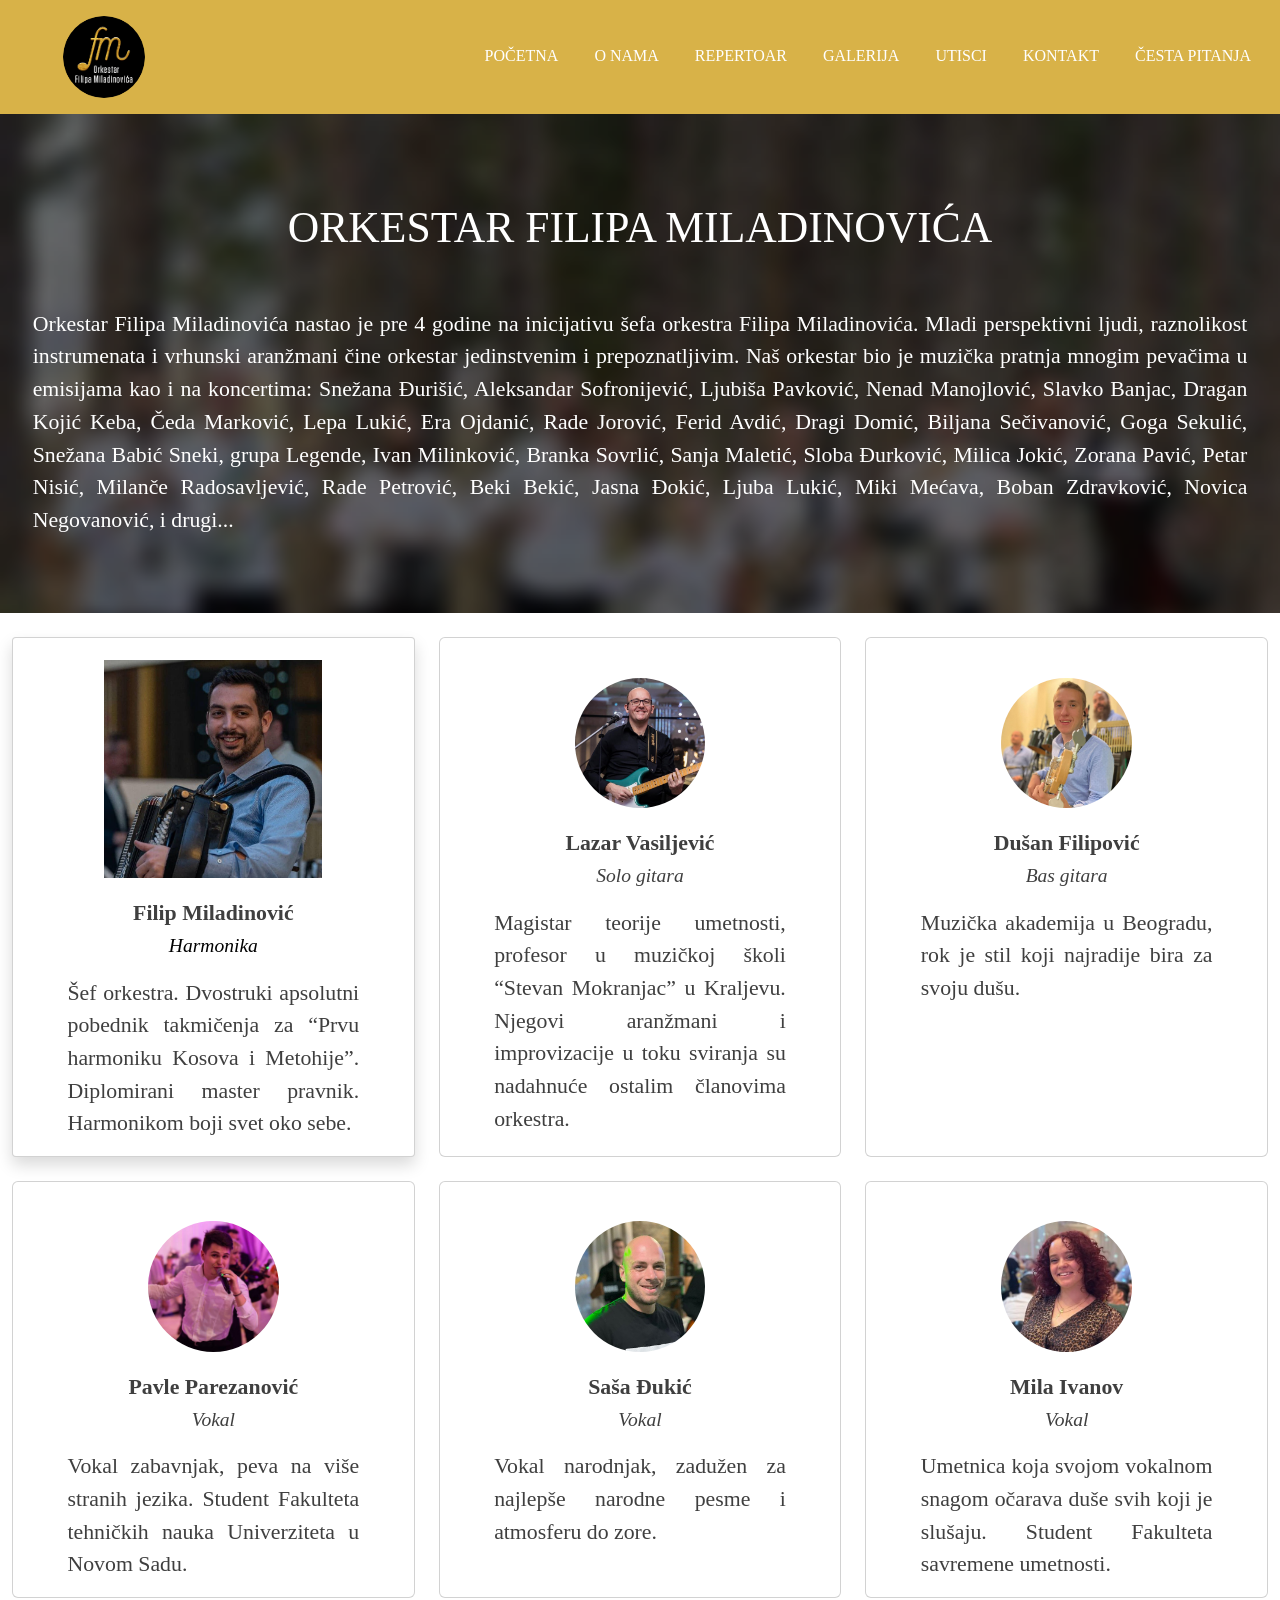
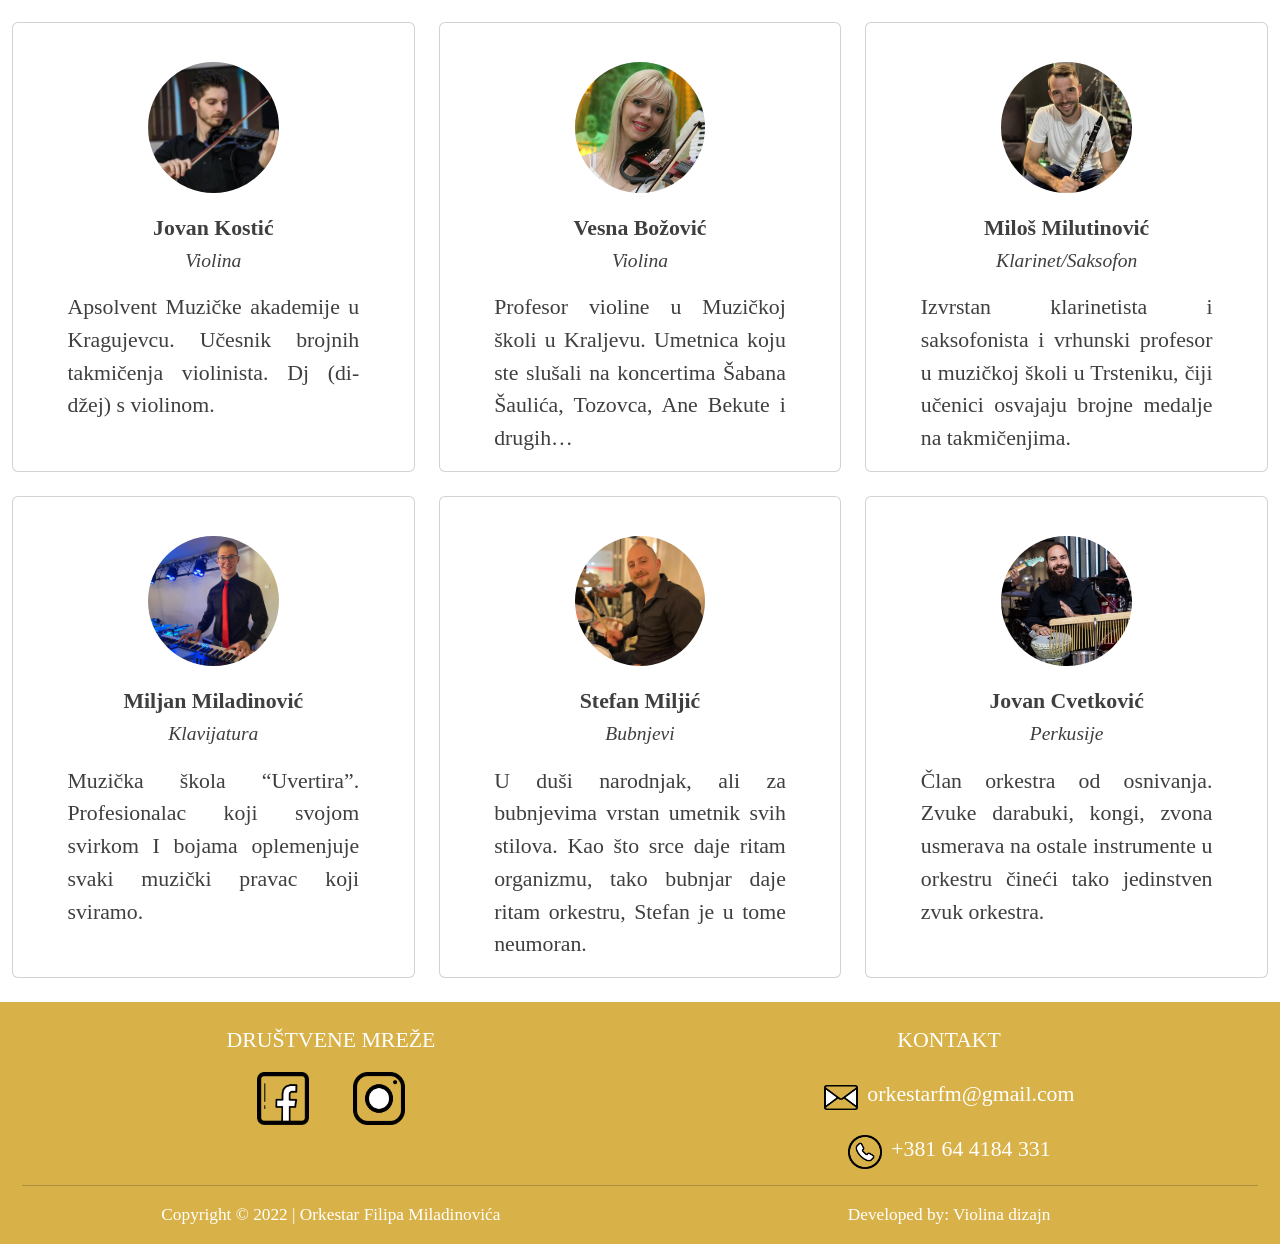
<file: o_nama.html>
<!DOCTYPE html>
<html lang="sr">

<head>
    <meta charset="UTF-8">
    <meta http-equiv="X-UA-Compatible" content="IE=edge">
    <meta name="viewport" content="width=device-width, initial-scale=1.0">
    <script src="https://cdn.jsdelivr.net/npm/bootstrap@5.0.2/dist/js/bootstrap.bundle.min.js"
        integrity="sha384-MrcW6ZMFYlzcLA8Nl+NtUVF0sA7MsXsP1UyJoMp4YLEuNSfAP+JcXn/tWtIaxVXM"
        crossorigin="anonymous"></script>
    <script src="https://code.jquery.com/jquery-3.2.1.slim.min.js"
        integrity="sha384-KJ3o2DKtIkvYIK3UENzmM7KCkRr/rE9/Qpg6aAZGJwFDMVNA/GpGFF93hXpG5KkN"
        crossorigin="anonymous"></script>
    <link href="https://cdn.jsdelivr.net/npm/bootstrap@5.1.3/dist/css/bootstrap.min.css" rel="stylesheet">
    <link rel="stylesheet" href="https://cdnjs.cloudflare.com/ajax/libs/font-awesome/6.1.2/css/all.min.css">
    <link rel="preload" as="font" href="https://fonts.googleapis.com/css2?family=Libre+Baskerville&display=swap" type="font/woff2" crossorigin="anonymous">
    <title>O nama - Orkestar Filipa Miladinovića</title>
    <link rel="icon" href="img/Logo.ico">
    <link rel="stylesheet" href="style_header.css">
    <link rel="stylesheet" href="style_footer.css">
    <link rel="stylesheet" href="style_o_nama.css">
    <script src="effects.js"></script>
</head>

<body>
    <div class="container-fluid">
        <!-- HEADER -->
        <header>
            <nav class="navbar navbar-expand-lg">
                <a class="navbar-brand" href="#">
                    <img src="img/Logo.png" class="logo-img" alt="Logo">
                </a>
                <button class="navbar-toggler" type="button" data-bs-toggle="collapse"
                    data-bs-target="#navbarSupportedContent" aria-controls="navbarSupportedContent"
                    aria-expanded="false" aria-label="Toggle navigation">
                    <img src="img/menu.png" alt="Menu" class="menu-icon" />
                </button>
                <div class="collapse navbar-collapse" id="navbarSupportedContent">
                    <ul class="navbar-nav">
                        <li class="nav-item">
                            <a class="nav-link" href="index.html" onmouseover="UnderlineLink('navbarLink1')"
                                onmouseleave="DeleteUnderlineLink('navbarLink1')">
                                POČETNA
                                <div class="underline-link" id="navbarLink1"></div>
                            </a>
                        </li>
                        <li class="nav-item">
                            <a class="nav-link" href="#" onmouseover="UnderlineLink('navbarLink2')"
                                onmouseleave="DeleteUnderlineLink('navbarLink2')">
                                O NAMA
                                <div class="underline-link" id="navbarLink2"></div>
                            </a>
                        </li>
                        <li class="nav-item">
                            <a class="nav-link" href="repertoar.html" onmouseover="UnderlineLink('navbarLink3')"
                                onmouseleave="DeleteUnderlineLink('navbarLink3')">
                                REPERTOAR
                                <div class="underline-link" id="navbarLink3"></div>
                            </a>
                        </li>
                        <li class="nav-item">
                            <a class="nav-link" href="galerija.html" onmouseover="UnderlineLink('navbarLink4')"
                                onmouseleave="DeleteUnderlineLink('navbarLink4')">
                                GALERIJA
                                <div class="underline-link" id="navbarLink4"></div>
                            </a>
                        </li>
                        <li class="nav-item">
                            <a class="nav-link" href="utisci.html" onmouseover="UnderlineLink('navbarLink5')"
                                onmouseleave="DeleteUnderlineLink('navbarLink5')">
                                UTISCI
                                <div class="underline-link" id="navbarLink5"></div>
                            </a>
                        </li>
                        <li class="nav-item">
                            <a class="nav-link" href="kontakt.html" onmouseover="UnderlineLink('navbarLink6')"
                                onmouseleave="DeleteUnderlineLink('navbarLink6')">
                                KONTAKT
                                <div class="underline-link" id="navbarLink6"></div>
                            </a>
                        </li>
                        <li class="nav-item">
                            <a class="nav-link" href="cesta_pitanja.html" onmouseover="UnderlineLink('navbarLink7')"
                                onmouseleave="DeleteUnderlineLink('navbarLink7')">
                                ČESTA PITANJA
                                <div class="underline-link" id="navbarLink7"></div>
                            </a>
                        </li>
                    </ul>
                </div>
            </nav>
        </header>
        <!-- END OF HEADER! -->

        <div class="hero-image mb-2">

            <h1>ORKESTAR FILIPA MILADINOVIĆA</h1>

            <p class="description">
                Orkestar Filipa Miladinovića nastao je pre 4 godine na inicijativu šefa orkestra Filipa Miladinovića. Mladi perspektivni ljudi, raznolikost instrumenata i vrhunski aranžmani  čine orkestar jedinstvenim i prepoznatljivim. Naš orkestar bio je muzička pratnja mnogim pevačima u emisijama kao i na koncertima: Snežana Đurišić, Aleksandar Sofronijević, Ljubiša Pavković, Nenad Manojlović, Slavko Banjac, Dragan Kojić Keba, Čeda Marković, Lepa Lukić, Era Ojdanić, Rade Jorović, Ferid Avdić, Dragi Domić, Biljana Sečivanović, Goga Sekulić, Snežana Babić Sneki, grupa Legende, Ivan Milinković, Branka Sovrlić, Sanja Maletić, Sloba Đurković, Milica Jokić, Zorana Pavić, Petar Nisić, Milanče Radosavljević, Rade Petrović, Beki Bekić, Jasna Đokić, Ljuba Lukić, Miki Mećava, Boban Zdravković, Novica Negovanović, i drugi...
            </p>
        </div>

        <div class="row row-margin">
            <div class="col-md-4 column-margin">

                    <div class="card card-highlight">
                        <img class="image-highlight" src="img/filipmiladinovic.jpg">
                        <h2>Filip Miladinović</h2>
                        <h3 class="heading-highlight">Harmonika</h3>
                        <p class="card-description description-highlight">Šef orkestra. Dvostruki apsolutni pobednik takmičenja za “Prvu harmoniku Kosova i Metohije”. Diplomirani  master pravnik. Harmonikom boji svet oko sebe.</p>
                    </div>

            </div>
            <div class="col-md-4 column-margin">
                <div class="card">
                    <img class="description-image" src="img/lazarvasiljevic.jpg">
                    <h2>Lazar Vasiljević</h2>
                    <h3>Solo gitara</h3>
                    <p class="card-description">Magistar teorije umetnosti, profesor u muzičkoj školi “Stevan Mokranjac” u Kraljevu. Njegovi aranžmani i improvizacije u toku sviranja su nadahnuće ostalim članovima orkestra.</p>
                </div>
            </div>
            <div class="col-md-4 column-margin">
                
                    <div class="card">
                        <img class="description-image" src="img/dusanfilipovic.png">
                        <h2>Dušan Filipović</h2>
                        <h3>Bas gitara</h3>
                        <p class="card-description">Muzička akademija u Beogradu, rok je stil koji najradije bira za svoju dušu.</p>
                    </div>
                
            </div>
        </div>

        <div class="row row-margin">
            <div class="col-md-4 column-margin">
                <div class="card">
                    <img class="description-image" src="img/pavleparezanovic.jpg">
                    <h2>Pavle Parezanović</h2>
                    <h3>Vokal</h3>
                    <p class="card-description">Vokal zabavnjak,  peva na više stranih jezika. Student Fakulteta tehničkih nauka Univerziteta u Novom Sadu.</p>
                </div>
            </div>
            <div class="col-md-4 column-margin">
                <div class="card">
                    <img class="description-image" src="img/sasadjukic.jpg">
                    <h2>Saša Đukić</h2>
                    <h3>Vokal</h3>
                    <p class="card-description">Vokal narodnjak, zadužen za najlepše narodne pesme i atmosferu do zore.</p>
                </div>
            </div>
            <div class="col-md-4 column-margin">
                <div class="card">
                    <img class="description-image" src="img/milaivanov.jpg">
                    <h2>Mila Ivanov</h2>
                    <h3>Vokal</h3>
                    <p class="card-description">Umetnica koja svojom vokalnom snagom očarava duše svih koji je slušaju. Student Fakulteta savremene umetnosti.</p>
                </div>
            </div>
        </div>

        <div class="row row-margin">
            <div class="col-md-4 column-margin">
                <div class="card">
                    <img class="description-image" src="img/jovankostic.jpg">
                    <h2>Jovan Kostić</h2>
                    <h3>Violina</h3>
                    <p class="card-description">Apsolvent Muzičke akademije u Kragujevcu. Učesnik brojnih takmičenja violinista. Dj (di-džej) s violinom. </p>
                </div>
                
            </div>
            <div class="col-md-4 column-margin">
                <div class="card">
                    <img class="description-image" src="img/vesna.jpg">
                    <h2>Vesna Božović</h2>
                    <h3>Violina</h3>
                    <p class="card-description">Profesor violine u Muzičkoj školi u Kraljevu. Umetnica koju ste slušali na koncertima Šabana Šaulića, Tozovca, Ane Bekute i drugih…</p>
                </div>
                
            </div>
            <div class="col-md-4 column-margin">
                <div class="card">
                    <img class="description-image" src="img/milosmilutinovic.jpg">
                    <h2>Miloš Milutinović</h2>
                    <h3>Klarinet/Saksofon</h3>
                    <p class="card-description">Izvrstan klarinetista i saksofonista i vrhunski profesor u muzičkoj školi u Trsteniku, čiji učenici osvajaju brojne medalje na takmičenjima.</p>
                </div>
            </div>
        </div>

        <div class="row row-margin">
            <div class="col-md-4 column-margin">
                <div class="card">
                    <img class="description-image" src="img/miljanmiladinovic.jpg">
                    <h2>Miljan Miladinović</h2>
                    <h3>Klavijatura</h3>
                    <p class="card-description">Muzička škola “Uvertira”. Profesionalac koji svojom svirkom I bojama oplemenjuje svaki muzički pravac koji sviramo.</p>
                </div>
            </div>
            <div class="col-md-4 column-margin">
                <div class="card">
                    <img class="description-image" src="img/stefanmiljic.jpg">
                    <h2>Stefan Miljić</h2>
                    <h3>Bubnjevi</h3>
                    <p class="card-description">U duši narodnjak, ali za bubnjevima vrstan umetnik svih stilova. Kao što srce daje ritam organizmu, tako bubnjar daje ritam orkestru, Stefan je u tome neumoran.</p>
                </div>
            </div>
            <div class="col-md-4 column-margin">
                <div class="card">
                    <img class="description-image" src="img/jovancvetkovic.jpg">
                    <h2>Jovan Cvetković</h2>
                    <h3>Perkusije</h3>
                    <p class="card-description">Član orkestra od osnivanja. Zvuke darabuki, kongi, zvona usmerava na ostale instrumente u orkestru čineći tako jedinstven zvuk orkestra.</p>
                </div>
            </div>
        </div>
        


        <!-- FOOTER! -->

        <footer class="mt-2">
            
            <div class="row">

                <div class="col-md-6 col-6">
                    <p class="footer-text2">DRUŠTVENE MREŽE</p>
                    <div class="icons-holder">
                        <a href="https://www.facebook.com/people/Orkestar-Filipa-Miladinovica/100063084439123"
                            target="_blank" class="footer-social"><img src="img/facebook.png" alt="Facebook"
                                class="footer-icons" /></a>
                        <a href="https://www.instagram.com/orkestarfilipamiladinovica/" target="_blank"
                            class="footer-social"><img src="img/instagram.png" alt="Instagram"
                                class="footer-icons" /></a>
                    </div>
                </div>

                <div class="col-md-6 col-6">
                    <p class="footer-text2">KONTAKT</p>
                    <div class="contact-holder">
                        <img src="img/mail.png" alt="Mail" class="footer-image2" />
                        <a class="footer-text21"
                            href="mailto:orkestarfm@gmail.com">orkestarfm@gmail.com</a>
                    </div>
                    <div class="contact-holder">
                        <img src="img/telephone.png" alt="Mail" class="footer-image2" />
                        <a class="footer-text21" href="tel:+381644184331">+381 64 4184 331</a>
                    </div>
                </div>

            </div>
            <hr />
            <div class="row">
                <div class="col-6">
                    <p class="footer-text3">Copyright © 2022 | Orkestar Filipa Miladinovića</p>
                </div>
                <div class="col-6">
                    <p class="footer-text3">Developed by:<a> Violina dizajn</a></p>
                </div>
            </div>
        </footer>

        <!-- END OF FOOTER! -->

    </div>
</body>

</html>
</file>
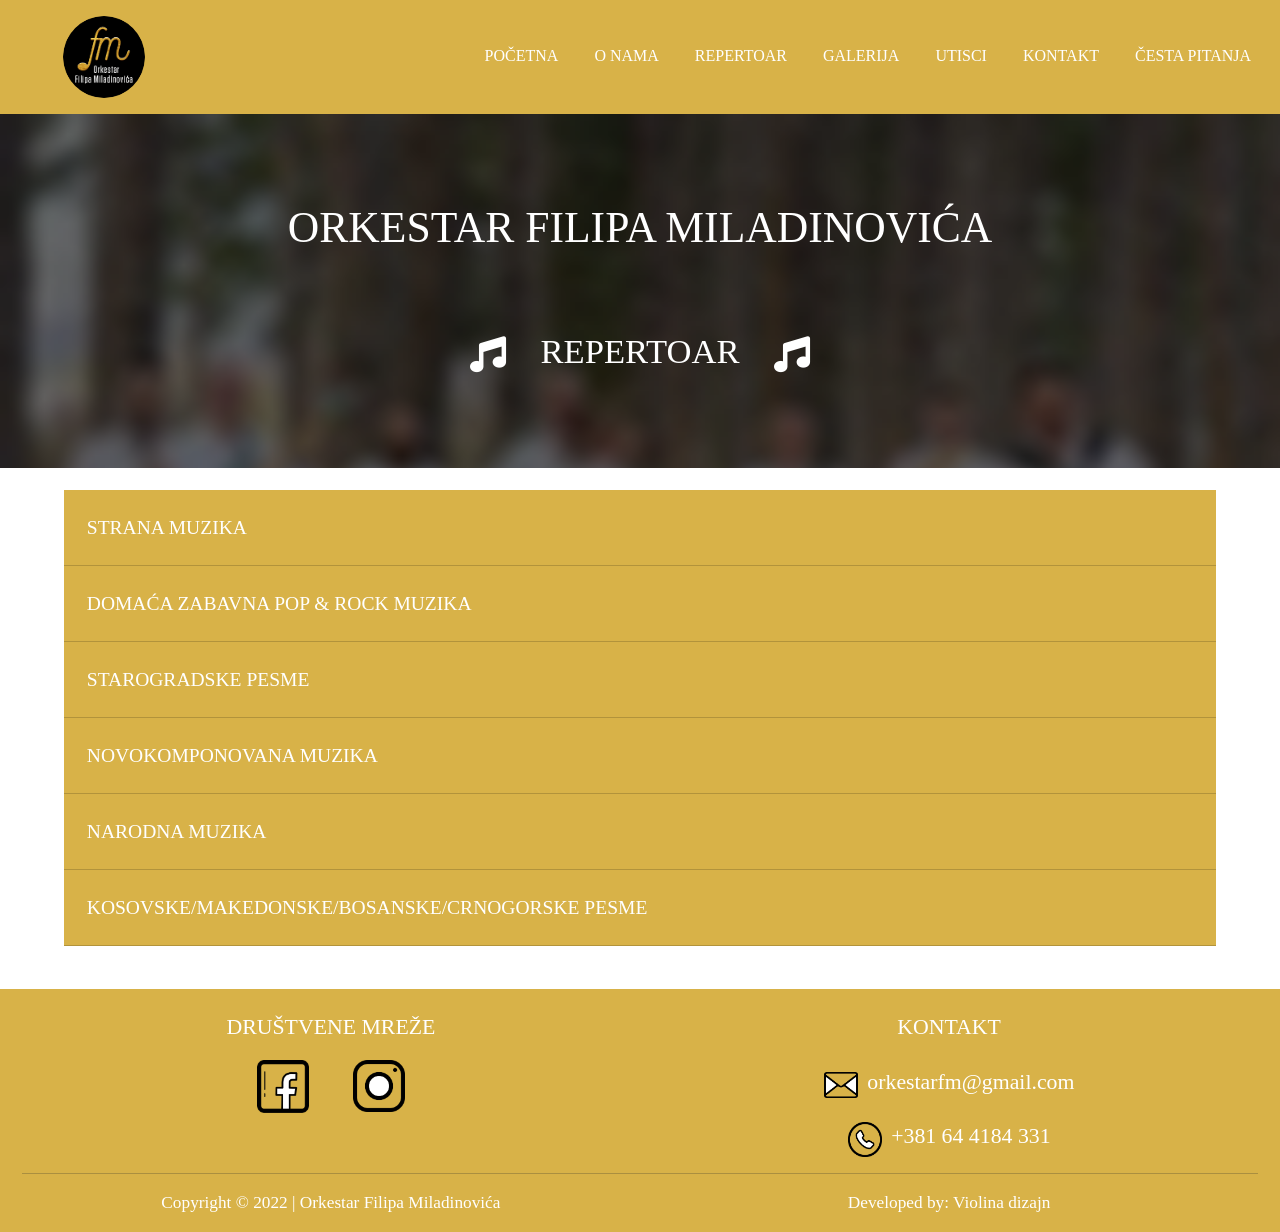
<file: repertoar.html>
<!DOCTYPE html>
<html lang="sr">

<head>
    <meta charset="UTF-8">
    <meta http-equiv="X-UA-Compatible" content="IE=edge">
    <meta name="viewport" content="width=device-width, initial-scale=1.0">
    <script src="https://cdn.jsdelivr.net/npm/bootstrap@5.0.2/dist/js/bootstrap.bundle.min.js"
        integrity="sha384-MrcW6ZMFYlzcLA8Nl+NtUVF0sA7MsXsP1UyJoMp4YLEuNSfAP+JcXn/tWtIaxVXM"
        crossorigin="anonymous"></script>
    <script src="https://code.jquery.com/jquery-3.2.1.slim.min.js"
        integrity="sha384-KJ3o2DKtIkvYIK3UENzmM7KCkRr/rE9/Qpg6aAZGJwFDMVNA/GpGFF93hXpG5KkN"
        crossorigin="anonymous"></script>
    <link rel="stylesheet" href="https://stackpath.bootstrapcdn.com/bootstrap/4.4.1/css/bootstrap.min.css"
        integrity="sha384-Vkoo8x4CGsO3+Hhxv8T/Q5PaXtkKtu6ug5TOeNV6gBiFeWPGFN9MuhOf23Q9Ifjh" crossorigin="anonymous">
    <script src="https://stackpath.bootstrapcdn.com/bootstrap/4.4.1/js/bootstrap.min.js"
        integrity="sha384-wfSDF2E50Y2D1uUdj0O3uMBJnjuUD4Ih7YwaYd1iqfktj0Uod8GCExl3Og8ifwB6"
        crossorigin="anonymous"></script>
    <link href="https://cdn.jsdelivr.net/npm/bootstrap@5.1.3/dist/css/bootstrap.min.css" rel="stylesheet">
    <link rel="stylesheet" href="https://cdnjs.cloudflare.com/ajax/libs/font-awesome/6.1.2/css/all.min.css">
    <link rel="preload" as="font" href="https://fonts.googleapis.com/css2?family=Libre+Baskerville&display=swap"
        type="font/woff2" crossorigin="anonymous">
    <title>Repertoar - Orkestar Filipa Miladinovića</title>
    <link rel="icon" href="img/Logo.ico">
    <link rel="stylesheet" href="style_header.css">
    <link rel="stylesheet" href="style_footer.css">
    <link rel="stylesheet" href="style_repertoar.css">
    <script src="effects.js"></script>
    <script type="module" src="load_repertoar.js"></script>
</head>

<body>
    <div class="container-fluid">
        <!-- HEADER -->
        <header>
            <nav class="navbar navbar-expand-lg">
                <a class="navbar-brand" href="#">
                    <img src="img/Logo.png" class="logo-img" alt="Logo">
                </a>
                <button class="navbar-toggler" type="button" data-bs-toggle="collapse"
                    data-bs-target="#navbarSupportedContent" aria-controls="navbarSupportedContent"
                    aria-expanded="false" aria-label="Toggle navigation">
                    <img src="img/menu.png" alt="Menu" class="menu-icon" />
                </button>
                <div class="collapse navbar-collapse" id="navbarSupportedContent">
                    <ul class="navbar-nav">
                        <li class="nav-item">
                            <a class="nav-link" href="index.html" onmouseover="UnderlineLink('navbarLink1')"
                                onmouseleave="DeleteUnderlineLink('navbarLink1')">
                                POČETNA
                                <div class="underline-link" id="navbarLink1"></div>
                            </a>
                        </li>
                        <li class="nav-item">
                            <a class="nav-link" href="o_nama.html" onmouseover="UnderlineLink('navbarLink2')"
                                onmouseleave="DeleteUnderlineLink('navbarLink2')">
                                O NAMA
                                <div class="underline-link" id="navbarLink2"></div>
                            </a>
                        </li>
                        <li class="nav-item">
                            <a class="nav-link" href="#" onmouseover="UnderlineLink('navbarLink3')"
                                onmouseleave="DeleteUnderlineLink('navbarLink3')">
                                REPERTOAR
                                <div class="underline-link" id="navbarLink3"></div>
                            </a>
                        </li>
                        <li class="nav-item">
                            <a class="nav-link" href="galerija.html" onmouseover="UnderlineLink('navbarLink4')"
                                onmouseleave="DeleteUnderlineLink('navbarLink4')">
                                GALERIJA
                                <div class="underline-link" id="navbarLink4"></div>
                            </a>
                        </li>
                        <li class="nav-item">
                            <a class="nav-link" href="utisci.html" onmouseover="UnderlineLink('navbarLink5')"
                                onmouseleave="DeleteUnderlineLink('navbarLink5')">
                                UTISCI
                                <div class="underline-link" id="navbarLink5"></div>
                            </a>
                        </li>
                        <li class="nav-item">
                            <a class="nav-link" href="kontakt.html" onmouseover="UnderlineLink('navbarLink6')"
                                onmouseleave="DeleteUnderlineLink('navbarLink6')">
                                KONTAKT
                                <div class="underline-link" id="navbarLink6"></div>
                            </a>
                        </li>
                        <li class="nav-item">
                            <a class="nav-link" href="cesta_pitanja.html" onmouseover="UnderlineLink('navbarLink7')"
                                onmouseleave="DeleteUnderlineLink('navbarLink7')">
                                ČESTA PITANJA
                                <div class="underline-link" id="navbarLink7"></div>
                            </a>
                        </li>
                    </ul>
                </div>
            </nav>
        </header>
        <!-- END OF HEADER! -->

        <div class="hero-image">

            <h1>ORKESTAR FILIPA MILADINOVIĆA</h1>

            <div class="header-holder">
                <i class="fas fa-music"></i>
                <h2>REPERTOAR</h2>
                <i class="fas fa-music"></i>
            </div>

        </div>

        <div id="accordion">
            <div class="card">
                <div class="card-header" id="headingOne">
                    <h5 class="mb-0">
                        <button class="btn btn-link collapsed button-collapse" data-toggle="collapse"
                            data-target="#collapseOne" aria-expanded="false" aria-controls="collapseOne" id="strana">
                            STRANA MUZIKA
                        </button>
                    </h5>
                </div>

                <div id="collapseOne" class="collapse" aria-labelledby="headingOne" data-parent="#accordion">
                    <div class="card-body">
                        <ul class="dropdown-menu">
                            <div class="row" id="stranaMuzika">
                                <div class="col-md-6">

                                </div>
                                <div class="col-md-6">

                                </div>
                            </div>
                        </ul>
                    </div>
                </div>
            </div>
            <div class="card">
                <div class="card-header" id="headingTwo">
                    <h5 class="mb-0">
                        <a href="#strana"><button class="btn btn-link collapsed button-collapse" data-toggle="collapse"
                            data-target="#collapseTwo" aria-expanded="false" aria-controls="collapseTwo" id="domaca">
                            DOMAĆA ZABAVNA POP & ROCK MUZIKA
                        </button></a>
                    </h5>
                </div>
                <div id="collapseTwo" class="collapse" aria-labelledby="headingTwo" data-parent="#accordion">
                    <div class="card-body">
                        <ul class="dropdown-menu">
                            <div class="row" id="domacaZabavna">
                                <div class="col-md-6">

                                </div>
                                <div class="col-md-6">
                                    
                                </div>
                            </div>
                        </ul>
                    </div>
                </div>
            </div>
            <div class="card">
                <div class="card-header" id="headingThree">
                    <h5 class="mb-0">
                        <a href="#domaca"><button class="btn btn-link collapsed button-collapse" data-toggle="collapse"
                            data-target="#collapseThree" aria-expanded="false" aria-controls="collapseThree" id="starogradske">
                            STAROGRADSKE PESME
                        </button></a>
                    </h5>
                </div>
                <div id="collapseThree" class="collapse" aria-labelledby="headingThree" data-parent="#accordion">
                    <div class="card-body">
                        <ul class="dropdown-menu">
                            <div class="row" id="starogradskePesme">
                                <div class="col-md-6">

                                </div>
                                <div class="col-md-6">
                                    
                                </div>
                            </div>
                        </ul>
                    </div>
                </div>
            </div>
            <div class="card">
                <div class="card-header" id="headingFour">
                    <h5 class="mb-0">
                        <a href="#starogradske"><button class="btn btn-link collapsed button-collapse" data-toggle="collapse"
                            data-target="#collapseFour" aria-expanded="false" aria-controls="collapseFour" id="novokomponovana">
                            NOVOKOMPONOVANA MUZIKA
                        </button></a>
                    </h5>
                </div>
                <div id="collapseFour" class="collapse" aria-labelledby="headingFour" data-parent="#accordion">
                    <div class="card-body">
                        <ul class="dropdown-menu">
                            <div class="row" id="novokomponovanaMuzika">
                                <div class="col-md-6">

                                </div>
                                <div class="col-md-6">
                                    
                                </div>
                            </div>
                        </ul>
                    </div>
                </div>
            </div>
            <div class="card">
                <div class="card-header" id="headingFive">
                    <h5 class="mb-0">
                        <a href="#novokomponovana"><button class="btn btn-link collapsed button-collapse" data-toggle="collapse"
                            data-target="#collapseFive" aria-expanded="false" aria-controls="collapseFive" id="narodna">
                            NARODNA MUZIKA 
                        </button></a>
                    </h5>
                </div>
                <div id="collapseFive" class="collapse" aria-labelledby="headingFive" data-parent="#accordion">
                    <div class="card-body">
                        <ul class="dropdown-menu">
                            <div class="row" id="narodnaMuzika">
                                <div class="col-md-6">

                                </div>
                                <div class="col-md-6">
                                    
                                </div>
                            </div>
                        </ul>
                    </div>
                </div>
            </div>
            <div class="card">
                <div class="card-header" id="headingSix">
                    <h5 class="mb-0">
                        <a href="#narodna"><button class="btn btn-link collapsed button-collapse" data-toggle="collapse"
                            data-target="#collapseSix" aria-expanded="false" aria-controls="collapseSix" id="kosovske">
                            KOSOVSKE/MAKEDONSKE/BOSANSKE/CRNOGORSKE PESME
                        </button></a>
                    </h5>
                </div>
                <div id="collapseSix" class="collapse" aria-labelledby="headingSix" data-parent="#accordion">
                    <div class="card-body">
                        <ul class="dropdown-menu">
                            <div class="row" id="kosovskePesme">
                                <div class="col-md-6">

                                </div>
                                <div class="col-md-6">
                                    
                                </div>
                            </div>
                        </ul>
                    </div>
                </div>
            </div>
            
        </div>

        <!-- FOOTER! -->

        <footer>
            
            <div class="row">

                <div class="col-md-6 col-6">
                    <p class="footer-text2">DRUŠTVENE MREŽE</p>
                    <div class="icons-holder">
                        <a href="https://www.facebook.com/people/Orkestar-Filipa-Miladinovica/100063084439123"
                            target="_blank" class="footer-social"><img src="img/facebook.png" alt="Facebook"
                                class="footer-icons" /></a>
                        <a href="https://www.instagram.com/orkestarfilipamiladinovica/" target="_blank"
                            class="footer-social"><img src="img/instagram.png" alt="Instagram"
                                class="footer-icons" /></a>
                    </div>
                </div>

                <div class="col-md-6 col-6">
                    <p class="footer-text2">KONTAKT</p>
                    <div class="contact-holder">
                        <img src="img/mail.png" alt="Mail" class="footer-image2" />
                        <a class="footer-text21"
                            href="mailto:orkestarfm@gmail.com">orkestarfm@gmail.com</a>
                    </div>
                    <div class="contact-holder">
                        <img src="img/telephone.png" alt="Mail" class="footer-image2" />
                        <a class="footer-text21" href="tel:+381644184331">+381 64 4184 331</a>
                    </div>
                </div>

            </div>
            <hr />
            <div class="row">
                <div class="col-6">
                    <p class="footer-text3">Copyright © 2022 | Orkestar Filipa Miladinovića</p>
                </div>
                <div class="col-6">
                    <p class="footer-text3">Developed by:<a> Violina dizajn</a></p>
                </div>
            </div>
        </footer>

        <!-- END OF FOOTER! -->

    </div>
</body>

</html>
</file>
<file: style.css>
.hero-image {
    background-image: url("img/Background.png");
    background-repeat: no-repeat;
    background-size: cover;
    padding-bottom: calc(3vw + 2.5vh);
}

a {
    text-decoration: none;
}

.description {
    padding-left: calc(3vw + 3vh);
    padding-right: calc(3vw + 3vh);
    padding-top: calc(2vw + 1.5vh);
    color: white;
    text-align: justify;
    font-size: calc(1vw + 1vh);
}

.carousel-image {
    width: 100%;
}

.carousel-container {
    width:100%;
    display: block;
    margin-left: auto;
    margin-right: auto;
}

.carousel2 {
    margin-top: calc(20vw + 5vh);
}

.carousel3 {
    margin-top: calc(20vw + 5vh);
}

h1 {
    margin: calc(4vw + 2vh);
    margin-top:calc(2.5vw + 2vh);
    color: white;
    font-size: calc(2vw + 1.5vh);
}

h2 {
    margin: calc(2vw + 1vh);
    padding-top: calc(1vw + 1vh);
    color: rgb(216, 178, 72);
    text-align: center;
    font-size: calc(3vw + 1.5vh);
}

h3 {
    color: rgb(216, 178, 72);
    font-size: calc(1.5vw + 1vh);
    font-weight: 600;
}
.header-logo {
    width:calc(10vw + 10vh);
    display:block;
    margin-left:auto;
    margin-right:auto;
    margin-top:calc(2vw + 2vh);
}
.header-logo2 {
    width:calc(10vw + 10vh);
    display:block;
    margin-left:auto;
    margin-right:auto;

}
.news-container {
    position: relative;
    top: calc(50% - 3vw - 3vh);
}

.news-container-middle {
    text-align: right;
    padding-left: calc(2vw + 2vh);
    padding-right: 0;
}

.news-description {
    text-align: justify;
    font-size: calc(1vw + .5vh);
    padding-right: calc(2vw + 2vh);
    color: rgb(66, 66, 66);
}

.news-container-middle {
    padding-right: 0;
}

.card-image {
    display: block;
    margin-left: auto;
    margin-right: auto;
    margin-top: calc(.5vw + .5vh);
}

.card-image1 {
    width: calc(2vw + 2vh);
}

.card-image2 {
    width: calc(3vw + 2.5vh);
}

.card-image3 {
    width: calc(3vw + 2vh); 
}

.card-description {
    font-size: calc(1vw + 1vh);
    width: max-content;
    color: black;
    text-decoration: none;
    display: block;
    margin-left: auto;
    margin-right: auto;
    padding-top: calc(1vw + .5vh);
    font-weight: 700;
}

.card-container {
    width: max-content;
    display: block;
    margin-left: auto;
    margin-right: auto;
    margin-top: calc(2vw + 2vh);
}

.card {
    margin-top: calc(1vw + 1vh);
    margin-bottom: calc(1vw + 1vh);
    padding-right: calc(2vw + 1vh);
    padding-left: calc(2vw + 1vh);
    display: block;
    margin-left: calc(15vw + 10vh);
    opacity: 0;
    animation-name: move_left_and_fade;
    animation-duration: 2s;
    animation-fill-mode: forwards;
}

.switch-after {
    display: none;
}

@keyframes move_left_and_fade {
    100% {
        margin-left: 0;
        opacity: 1;
    }
}
@media only screen and (max-width: 568px) {
    .news-container-middle {
        text-align: center;
    }

    .news-description {
        text-align: justify;
        padding-left: calc(1vw + 1vh);
        padding-right: calc(1vw + 1vh);
    }

    .carousel-container {
        display: block;
        width:calc(20vw + 20vh);
        margin-top: calc(2vw + 2vh);
        margin-left: auto;
        margin-right: auto;
    }

    h3 {
        text-align: center;
    }

    .switch-after {
        display: block;
    }

    .switch-before {
        display: none;
    }
    .description {
        padding:.5rem;
    }
}
@media only screen and (max-width: 992px) {
    .card:hover {
        transform: scale(1.01);
    }

    .card {
        height: auto;
    }
    .hero-image-margin {
        padding-top:calc(2vw + 2vh); 
    }
}
</file>
<file: style_header.css>
@font-face {
    font-family: 'Libre Baskerville';
    font-weight: 400;
    font-style: normal;
    font-display: swap;
    /* Read next point */
    unicode-range: U+000-5FF;
    /* Download only latin glyphs */
    src: local('Libre Baskerville'), url('https://fonts.googleapis.com/css2?family=Libre+Baskerville&display=swap') format('woff2');
}

body {
    font-family: 'Libre Baskerville', serif;
}

.container-fluid {
    padding: 0;
}

.navbar {
    padding: calc(.5vh + .5vw);
    background-color: rgb(216, 178, 72);
    box-shadow: 3px 0 rgba(98, 98, 98, 0.344);
}

.row {
    margin: 0;
}

.navbar-brand {
    margin-left: calc(2vw + 3vh);
}

.menu-icon {
    width: calc(3vw + 2vh);
}

.logo-img {
    width: calc(5vw + 2vh);
    border-radius: 50%;
}

.nav-item {
    padding: 10px;
}

.underline-link {
    width: 100%;
    transform: scale(0);
    transition: .5s;
    border-top: 1px solid rgb(0, 0, 0);
}

.nav-link:hover {
    color: rgb(0, 0, 0);
}

.nav-link {
    color: rgb(255, 255, 255);
    transition: .5s;
}

.navbar-collapse {
    display: flex;
    justify-content: flex-end;
}

@media only screen and (max-width: 992px) {
    .navbar-nav {
        display: block;
        margin-left: 0;
        margin-right: auto;
    }

    .navbar {
        position: absolute;
        z-index: 10000;
        top: 0;
        width: 100%;
    }

    .nav-item {
        margin-left: calc(3vw + 1vh);
    }

    header {
        margin-bottom: calc(5vw + 2vh);
    }

    .card:hover {
        transform: scale(1.01);
    }

    .card {
        height: auto;
    }
}

@media only screen and (max-width: 992px) {
    .navbar-nav {
        display: block;
        margin-left: 0;
        margin-right: auto;
    }

    .navbar {
        position: absolute;
        z-index: 10000;
        top: 0;
        width: 100%;
    }

    .nav-item {
        margin-left: calc(3vw + 1vh);
    }

    header {
        margin-bottom: calc(5vw + 2vh);
    }
}
</file>
<file: style_footer.css>
.footer-text1 {
    color: white;
    font-size: calc(1vw + 1vh);
    text-align: center;
    font-weight: 700;
}

.footer-text2 {
    color: white;
    font-size: calc(1vw + 1vh);
    text-align: center;
    font-weight: 500;
}

.footer-text3 {
    text-align: center;
    color: white;
    font-size: calc(1vw + 0.5vh);
}
.footer-icons {
    width: calc(2vw + 3vh);
    margin-left: calc(1vw + 1vh);
    margin-right: calc(1vw + 1vh);
    transition: .5s;
}
.footer-icons:hover {
    transform: scale(1.1);
}

.footer-image2 {
    width: calc(2vw + 1vh);
    margin-right: 5px;
}

.contact-holder {
    margin-top: calc(1vw + 1vh);
    display: block;
    margin-left: auto;
    margin-right: auto;
    max-width: max-content;
}
.footer-text21 {
    color: white;
    font-size: calc(1vw + 1vh);
    text-decoration: none;
}

.footer-text21:hover {
    color: white;
}
footer {
    background-color: rgb(216, 178, 72);
    padding: calc(1vw + 1vh);
    margin-top: calc(2vw + 2vh);
    padding-bottom:0;
}

.footer-image {
    width: calc(15vw + 5vh);
    display: block;
    margin-left: auto;
    margin-right: auto;
}
.icons-holder {
    display: flex;
    justify-content: center;
    box-sizing: border-box;
}
@media only screen and (max-width: 992px) {
    .navbar-nav {
        display: block;
        margin-left: 0;
        margin-right: auto;
    }

    .navbar {
        position: absolute;
        z-index: 10000;
        top: 0;
        width: 100%;
    }

    .nav-item {
        margin-left: calc(3vw + 1vh);
    }

    header {
        margin-bottom: calc(5vw + 2vh);
    }

    .card:hover {
        transform: scale(1.01);
    }

    .card {
        height: auto;
    }
}

@media only screen and (max-width: 568px) {
    .footer-image2 {
        display: block;
        margin-left: auto;
        margin-right: auto;
    }
    .icons-holder {
        display:block;
    }
    .footer-social {
        display: block;
        width:100%;
        margin-left: auto;
        margin-right: auto;
    }
    .footer-icons {
        display:block;
        margin-left:auto;
        margin-right:auto;
        margin-top:calc(1vw + 1vh);
    }
}
</file>
<file: style_cesta_pitanja.css>
.hero-image {
    background-image: url("img/Background.png");
    background-repeat: no-repeat;
    background-size: cover;
    padding-bottom: calc(3vw + 2.5vh);
}
.description {
    padding-left: calc(3vw + 3vh);
    padding-right: calc(3vw + 3vh);
    padding-top: calc(.5vw + .5vh);
    color:white;
    text-align: justify;
    font-size:calc(1vw + 1vh);
}
h1 {
    margin: calc(2vw + 2vh);
    margin-top: 0;
    padding-top: calc(4vw + 4vh);
    text-align: center;
    color: white;
    font-size: calc(2vw + 2vh);
}

h2 {
    margin: calc(2vw + 1vh);
    text-align: center;
    color: white;
    font-size: calc(2vw + 1vh);
}

.header-holder {
    display: flex;
    justify-content: center;
}

.fa {
    color: white;
    font-size: calc(1.75vw + 1.5vh);

}

.fa-question-circle::before {
    position: relative;
    top: calc(50% - 1.2vw);
}

.fa-envelope::before {
    position: relative;
    top: calc(50% - 1.2vw);
}
.answer-text {
    text-align: justify;
    font-size:calc(1vw + .75vh);
    margin:calc(1vw + 1vh);
    margin-left:calc(.5vw + .5vh);
    margin-right:calc(.5vw + .5vh);
}
.card-body {
    padding:0;
}
.btn {
    text-decoration: none;
    color:white; 
    transition:.5s;
    font-size:calc(1vw + 1.25vh);
    padding:calc(1vw + 1vh);
    width:100%;
    text-align: left;
}
.dropdown-item {
    font-size:calc(1vw + .5vh);
}
.dropdown-item:hover {
    cursor:default;
}
.dropdown-item:active {
    background-color:rgb(233,236,239);
    color:black;
}
.btn:focus,.btn:active {
    box-shadow: none;  
 }
.card {
    border:none;
    margin:calc(1vw + 1vh);
}
.card-header:first-child {
    border-radius:0;
    padding:0;
}
.btn:hover {
    color:black;
}
.dropdown-menu {
    display:block;
    position:static;
    border-top:none;
    border-bottom:none;
    border-radius:0;
    padding:0;
}
.card-header {
    background-color:rgb(216, 178, 72);
}
#accordion {
    width: 90%;
    display: block;
    margin-left:auto;
    margin-right:auto;
    margin-top:calc(1vw + 1vh);
}
</file>
<file: style_kontakt.css>
.hero-image {
    background-image: url("img/Background.png");
    background-repeat: no-repeat;
    background-size: cover;
    padding-bottom: calc(3vw + 2.5vh);
}

h1 {
    margin: calc(2vw + 2vh);
    margin-top: 0;
    padding-top: calc(4vw + 4vh);
    text-align: center;
    color: white;
    font-size: calc(2vw + 2vh);
}

h2 {
    margin: calc(2vw + 1vh);
    text-align: center;
    color: white;
    font-size: calc(2vw + 1vh);
}

h3 {
    font-size: calc(1.5vw + 1vh);
    text-align: center;
}

.fas {
    color: white;
    font-size: calc(1.75vw + 1.5vh);

}

.fa-phone::before {
    position: relative;
    top: calc(50% - 1.2vw);
}

.fa-envelope::before {
    position: relative;
    top: calc(50% - 1.2vw);
}

.header-holder {
    display: flex;
    justify-content: center;
}

.contact-holder {
    display: block;
    margin-left: auto;
    margin-right: auto;
}

.contact-image {
    width: calc(2.5vw + 2.5vh);
}

.social-network-holder {
    display: flex;
    justify-content: center;
    box-sizing: border-box;
}

.social-network-image {
    width: calc(2.5vw + 2.5vh);
    margin-left: calc(1vw + 1vh);
    margin-right: calc(1vw + 1vh);
    transition: .5s;
}

.social-network-image:hover {
    transform: scale(1.2);
}

.contact-text {
    text-decoration: none;
    font-size: calc(1vw + 1vh);
    color: black;
    transition: .5s;
}

.contact-text:hover {
    color: rgb(216, 178, 72);
}
</file>
<file: style_o_nama.css>
.description, .card-description {
    padding-left: calc(1.5vw + 1.5vh);
    padding-right: calc(1.5vw + 1.5vh);
    padding-top: calc(.5vw + .5vh);
    color:white;
    text-align: justify;
    font-size:calc(1vw + 1vh);
}
.band-description {
    font-size: calc(1vw + .5vh);
    display: table-cell;
    vertical-align: middle;
    padding-top:0;
}
.table-cheat {
    display:table;
}
.hero-image {
    background-image: url("img/Background.png");
    background-repeat: no-repeat;
    background-size: cover;
    padding-bottom: calc(3vw + 2.5vh);
}

h1 {
    margin: calc(2vw + 2vh); 
    margin-top:0;
    padding-top: calc(4vw + 4vh);
    text-align: center;
    color: white;
    font-size: calc(2vw + 2vh);
}
.card h1 {
    color:black;
    margin:1rem;
    padding-top:1rem;
    
}
h2 {
    color: white;
    text-align: center;
    margin-top: calc(1vw + 1vh);
    font-size: calc(1vw + 1vh);
    font-weight: 700;
    color:rgb(63, 63, 63);
}

h3 {
    color: white;
    text-align: center;
    font-size: calc(1vw + .75vh);
    font-style: italic;
    color:rgb(63, 63, 63);
}

.image-holder {
    position: relative;
    top: calc(50% - 7.5vw - 7.5vh);
}

.description-style1 {
    padding: calc(.5vw + .5vh);

    background-color: rgb(216, 178, 72);
}

.description-style2 {
    padding: calc(.5vw + .5vh);
}

.description-image, .image-highlight {
    border-radius: 50%;
    width: calc(6vw + 6vh);
    aspect-ratio: 1;
    display: block;
    margin-left: auto;
    margin-right: auto;
    margin-top:calc(1vw + .5vh);
}
.image-highlight {
    border-radius: 0;
    margin-top:0;
    width: calc(10vw + 10vh);
    
}
.heading-highlight {
    color:black;
    
}
.description-highlight {
    color:black;
    
}
.card, .card-highlight {
    display:block;
    width:100%;
    height: 100%;
    padding-left:calc(1vw + 1vh);
    padding-right:calc(1vw + 1vh);
    padding-top:calc(1vw + 1vh);
}
.card-highlight {
    transition: 0.5s ease;
    margin-left: auto;
    margin-right: auto;
    width:100%;
    border-radius: 0.25rem;
    box-shadow: 0 .5rem 1rem rgba(0,0,0,.15);
}
.card-highlight:hover {
    box-shadow: 0 .5rem 1rem rgba(0,0,0,.75);
    transform: scale(1.05);
}


.card-description {
    color:rgb(63, 63, 63);
}
footer {
    margin-top:0;
}
.switch-after {
    display:none;
}
.row-margin {
    margin-top:1.5rem!important;
    margin-bottom: 1.5rem!important;
}
.column-margin {
    margin-top:0!important;
    margin-bottom:0!important;
}

@media only screen and (max-width: 568px) {
    .switch-after {
        display:block;
    }
    .switch-before {
        display:none;
    }
    h1 {
        padding-top: calc(4vw + 4vh);
    }
}
@media only screen and (max-width: 768px) {
    .column-margin {
        margin-top:0.5rem!important;
        margin-bottom: 0.5rem!important;
    }
    .row-margin {
        margin-top: 0!important;
        margin-bottom:0!important;
    }
}
</file>
<file: style_repertoar.css>
.hero-image {
    background-image: url("img/Background.png");
    background-repeat: no-repeat;
    background-size: cover;
    padding-bottom: calc(3vw + 2.5vh);
}

h1 {
    margin: calc(2vw + 2vh);
    margin-top: 0;
    padding-top: calc(4vw + 4vh);
    text-align: center;
    color: white;
    font-size: calc(2vw + 2vh);
}

h2 {
    margin: calc(2vw + 1vh);
    text-align: center;
    color: white;
    font-size: calc(2vw + 1vh);
}

.card-body {
    padding: 0;
}

.btn {
    text-decoration: none;
    color: white;
    transition: .5s;
    font-size: calc(1vw + .75vh);
    padding: calc(1vw + 1vh);
    width: 100%;
    text-align: left;
}

.dropdown-item {
    font-size: calc(1vw + .5vh);
}

.dropdown-item:hover {
    cursor: default;
}

.dropdown-item:active {
    background-color: rgb(233, 236, 239);
    color: black;
}

.btn:focus,
.btn:active {
    box-shadow: none;
}

.card {
    border: none;
}

.card-header:first-child {
    border-radius: 0;
    padding: 0;
}

.btn:hover {
    color: black;
}

.linkUp {
    display: block;
    width: 100%;
    height: 100%;
    background-color: rgb(243, 213, 133);
    color: white;
    text-decoration: none;
    text-align: center;
    transition: .3s;
    padding: 0;
}

a.linkUp {
    padding: .5rem;
}

.linkUp:hover {
    background-color: rgb(216, 178, 72);
    color: rgb(0, 0, 0);
    text-decoration: none;

}

.dropdown-menu {
    display: block;
    position: static;
    border-top: none;
    border-bottom: none;
    border-radius: 0;
    padding: 0;
    width: 100%;
}

.card-header {
    background-color: rgb(216, 178, 72);
}

#accordion {
    width: 90%;
    display: block;
    margin-left: auto;
    margin-right: auto;
    margin-top: calc(1vw + 1vh);
}

.header-holder {
    display: flex;
    justify-content: center;
}

.fa-music {
    color: white;
    font-size: calc(1.75vw + 1.5vh);

}

.fa-music::before {
    position: relative;
    top: calc(50% - 1.2vw);
}

.button-collapse {
    width: 100%;
    text-align: left;
}

@media only screen and (max-width: 768px) {
    .dropdown-item {
        font-size: calc(1.5vw + 1vh);
    }
    .btn {
        font-size: calc(1.5vw + 1.25vh);
    }
}
</file>
